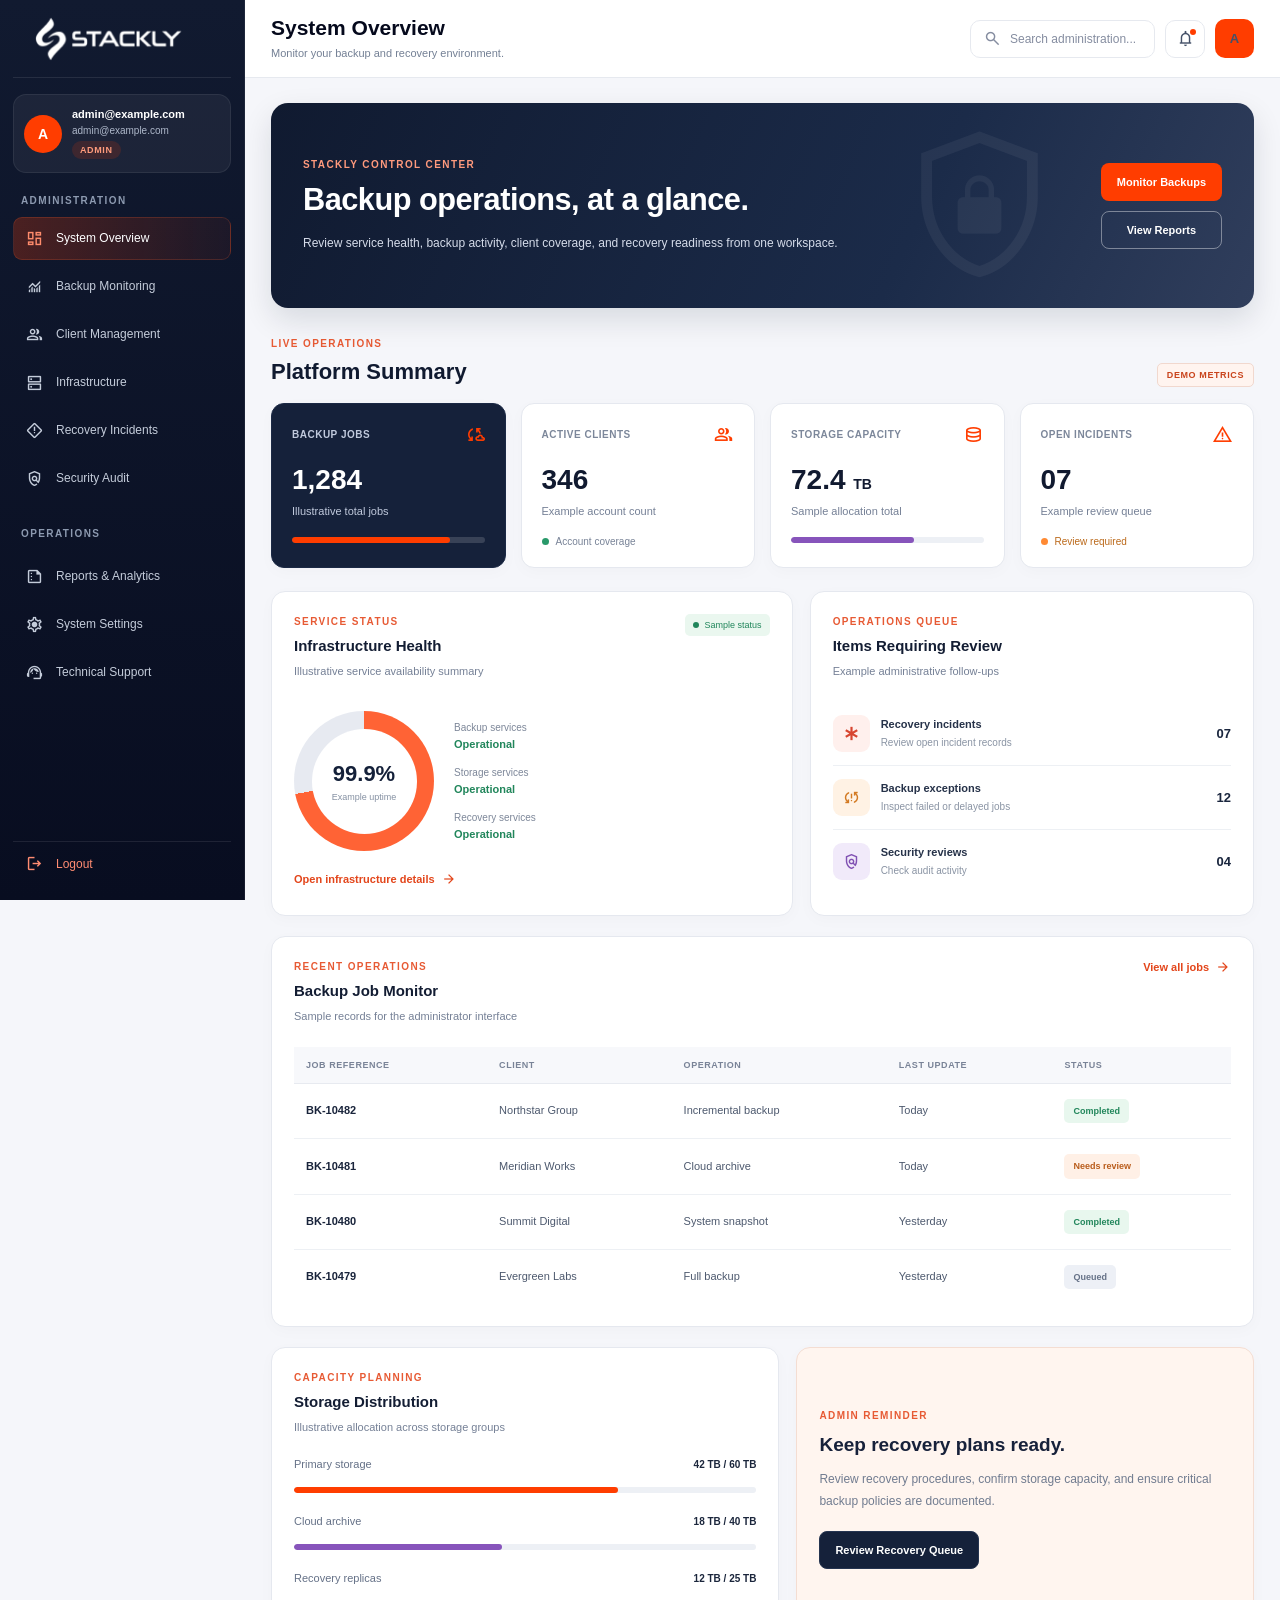
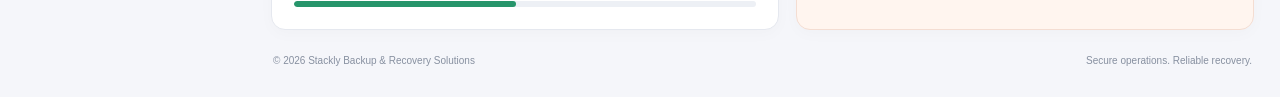
<file: admin-dashboard.html>
<!DOCTYPE html>
<html lang="en">
<head>
    <meta charset="UTF-8">
    <meta name="viewport" content="width=device-width, initial-scale=1.0">
    <meta name="theme-color" content="#05091c">
    <title>Admin Dashboard | Stackly Backup & Recovery</title>

    <!-- Shared layout styles + administrator-specific design -->
         <link rel="stylesheet" href="css/client-dashboard.css">
    <link rel="stylesheet" href="css/admin-dashboard.css">
    <link href="https://fonts.googleapis.com/css2?family=Material+Symbols+Outlined" rel="stylesheet">

    <script src="https://cdnjs.cloudflare.com/ajax/libs/gsap/3.12.5/gsap.min.js"></script>
</head>
<body>

<div class="sr-dashboard sr-admin-dashboard">

    <div class="sr-sidebar-overlay" id="sidebarOverlay"></div>

    <!-- ADMIN SIDEBAR -->
    <aside class="sr-sidebar" id="srSidebar">
       <a href="#overview" class="sr-brand">
    <img src="assets/logo 4.webp" alt="Stackly Logo">
</a>

        <div class="sr-sidebar-profile">
            <div class="sr-avatar" id="sidebarAvatar">A</div>
            <div class="sr-profile-info">
                <strong id="sidebarEmail">admin@example.com</strong>
                <span id="sidebarEmailShort">Administrator Account</span>
                <small>ADMIN</small>
            </div>
        </div>

        <div class="sr-sidebar-label">ADMINISTRATION</div>

        <nav class="sr-sidebar-nav" aria-label="Administrator navigation">
            <a href="#overview" class="sr-nav-link active" data-page="overview">
                <span class="material-symbols-outlined">dashboard</span>
                <span>System Overview</span>
            </a>
            <a href="#monitoring" class="sr-nav-link" data-page="monitoring">
                <span class="material-symbols-outlined">monitoring</span>
                <span>Backup Monitoring</span>
            </a>
            <a href="#clients" class="sr-nav-link" data-page="clients">
                <span class="material-symbols-outlined">group</span>
                <span>Client Management</span>
            </a>
            <a href="#infrastructure" class="sr-nav-link" data-page="infrastructure">
                <span class="material-symbols-outlined">dns</span>
                <span>Infrastructure</span>
            </a>
            <a href="#incidents" class="sr-nav-link" data-page="incidents">
                <span class="material-symbols-outlined">emergency_home</span>
                <span>Recovery Incidents</span>
            </a>
            <a href="#security" class="sr-nav-link" data-page="security">
                <span class="material-symbols-outlined">policy</span>
                <span>Security Audit</span>
            </a>

            <div class="sr-sidebar-label sr-sidebar-label-spaced">OPERATIONS</div>

            <a href="#reports" class="sr-nav-link" data-page="reports">
                <span class="material-symbols-outlined">summarize</span>
                <span>Reports & Analytics</span>
            </a>
            <a href="#settings" class="sr-nav-link" data-page="settings">
                <span class="material-symbols-outlined">settings</span>
                <span>System Settings</span>
            </a>
            <a href="404.html" class="sr-nav-link">
                <span class="material-symbols-outlined">support_agent</span>
                <span>Technical Support</span>
            </a>
        </nav>

        <button type="button" class="sr-logout-btn" id="srLogout">
            <span class="material-symbols-outlined">logout</span>
            <span>Logout</span>
        </button>
    </aside>

    <!-- MAIN WORKSPACE -->
    <main class="sr-main">

        <header class="sr-topbar">
            <div class="sr-topbar-title">
                <button class="sr-menu-toggle" id="srMenuToggle"
                    type="button" aria-label="Open navigation" aria-expanded="false">
                    <span class="material-symbols-outlined">menu</span>
                </button>
                <div>
                    <h1 id="srPageTitle">System Overview</h1>
                    <p id="srPageSubtitle">Monitor your backup and recovery environment.</p>
                </div>
            </div>

            <div class="sr-topbar-actions">
                <button class="sr-search-btn" type="button" id="srSearchBtn">
                    <span class="material-symbols-outlined">search</span>
                    <span>Search administration...</span>
                </button>
                <button class="sr-icon-btn" type="button" id="srNotifications"
                    aria-label="View notifications">
                    <span class="material-symbols-outlined">notifications</span>
                    <i></i>
                </button>
                <button class="sr-top-avatar" type="button" id="topAvatar"
                    aria-label="Open system settings">A</button>
            </div>
        </header>

        <div class="sr-content">

            <!-- SYSTEM OVERVIEW -->
            <section class="sr-page active" id="page-overview">
                <div class="adm-command-banner">
                    <div class="adm-command-copy">
                        <span class="adm-eyebrow">STACKLY CONTROL CENTER</span>
                        <h2>Backup operations, at a glance.</h2>
                        <p>Review service health, backup activity, client coverage, and recovery readiness from one workspace.</p>
                    </div>
                    <div class="adm-command-actions">
                        <a href="#monitoring" class="sr-btn adm-btn-bright">Monitor Backups</a>
                        <a href="#reports" class="sr-btn adm-btn-outline">View Reports</a>
                    </div>
                    <div class="adm-banner-mark"><span class="material-symbols-outlined">shield_lock</span></div>
                </div>

                <div class="adm-section-heading">
                    <div><span class="adm-eyebrow">LIVE OPERATIONS</span><h2>Platform Summary</h2></div>
                    <span class="adm-demo-tag">DEMO METRICS</span>
                </div>

                <div class="adm-metric-grid">
                    <article class="adm-metric-card adm-metric-dark">
                        <div class="adm-metric-top"><span>BACKUP JOBS</span><span class="material-symbols-outlined">cloud_sync</span></div>
                        <strong>1,284</strong><p>Illustrative total jobs</p>
                        <div class="adm-mini-bar"><span style="width:82%"></span></div>
                    </article>
                    <article class="adm-metric-card">
                        <div class="adm-metric-top"><span>ACTIVE CLIENTS</span><span class="material-symbols-outlined">group</span></div>
                        <strong>346</strong><p>Example account count</p>
                        <div class="adm-metric-bottom"><i class="adm-dot adm-green-dot"></i> Account coverage</div>
                    </article>
                    <article class="adm-metric-card">
                        <div class="adm-metric-top"><span>STORAGE CAPACITY</span><span class="material-symbols-outlined">database</span></div>
                        <strong>72.4 <small>TB</small></strong><p>Sample allocation total</p>
                        <div class="adm-mini-bar adm-bar-purple"><span style="width:64%"></span></div>
                    </article>
                    <article class="adm-metric-card">
                        <div class="adm-metric-top"><span>OPEN INCIDENTS</span><span class="material-symbols-outlined">warning</span></div>
                        <strong>07</strong><p>Example review queue</p>
                        <div class="adm-metric-bottom adm-warn-text"><i class="adm-dot adm-orange-dot"></i> Review required</div>
                    </article>
                </div>

                <div class="adm-overview-grid">
                    <article class="adm-panel adm-health-panel">
                        <div class="adm-panel-heading">
                            <div><span class="adm-eyebrow">SERVICE STATUS</span><h3>Infrastructure Health</h3><p>Illustrative service availability summary</p></div>
                            <span class="adm-health-pill"><i></i> Sample status</span>
                        </div>
                        <div class="adm-health-score">
                            <div class="adm-health-ring"><div><strong>99.9%</strong><span>Example uptime</span></div></div>
                            <div class="adm-health-details">
                                <div><span>Backup services</span><b>Operational</b></div>
                                <div><span>Storage services</span><b>Operational</b></div>
                                <div><span>Recovery services</span><b>Operational</b></div>
                            </div>
                        </div>
                        <a href="#infrastructure" class="adm-panel-link">Open infrastructure details <span class="material-symbols-outlined">arrow_forward</span></a>
                    </article>

                    <article class="adm-panel adm-queue-panel">
                        <div class="adm-panel-heading">
                            <div><span class="adm-eyebrow">OPERATIONS QUEUE</span><h3>Items Requiring Review</h3><p>Example administrative follow-ups</p></div>
                        </div>
                        <a href="#incidents" class="adm-queue-item">
                            <span class="adm-queue-icon adm-queue-red"><span class="material-symbols-outlined">emergency</span></span>
                            <span><strong>Recovery incidents</strong><small>Review open incident records</small></span>
                            <b>07</b>
                        </a>
                        <a href="#monitoring" class="adm-queue-item">
                            <span class="adm-queue-icon adm-queue-orange"><span class="material-symbols-outlined">sync_problem</span></span>
                            <span><strong>Backup exceptions</strong><small>Inspect failed or delayed jobs</small></span>
                            <b>12</b>
                        </a>
                        <a href="#security" class="adm-queue-item">
                            <span class="adm-queue-icon adm-queue-purple"><span class="material-symbols-outlined">policy</span></span>
                            <span><strong>Security reviews</strong><small>Check audit activity</small></span>
                            <b>04</b>
                        </a>
                    </article>
                </div>

                <article class="adm-panel">
                    <div class="adm-panel-heading">
                        <div><span class="adm-eyebrow">RECENT OPERATIONS</span><h3>Backup Job Monitor</h3><p>Sample records for the administrator interface</p></div>
                        <a href="#monitoring" class="adm-panel-link">View all jobs <span class="material-symbols-outlined">arrow_forward</span></a>
                    </div>
                    <div class="adm-table-wrap">
                        <table class="adm-table">
                            <thead><tr><th>JOB REFERENCE</th><th>CLIENT</th><th>OPERATION</th><th>LAST UPDATE</th><th>STATUS</th></tr></thead>
                            <tbody>
                                <tr><td><strong>BK-10482</strong></td><td>Northstar Group</td><td>Incremental backup</td><td>Today</td><td><span class="adm-status adm-status-success">Completed</span></td></tr>
                                <tr><td><strong>BK-10481</strong></td><td>Meridian Works</td><td>Cloud archive</td><td>Today</td><td><span class="adm-status adm-status-warn">Needs review</span></td></tr>
                                <tr><td><strong>BK-10480</strong></td><td>Summit Digital</td><td>System snapshot</td><td>Yesterday</td><td><span class="adm-status adm-status-success">Completed</span></td></tr>
                                <tr><td><strong>BK-10479</strong></td><td>Evergreen Labs</td><td>Full backup</td><td>Yesterday</td><td><span class="adm-status adm-status-pending">Queued</span></td></tr>
                            </tbody>
                        </table>
                    </div>
                </article>

                <div class="adm-bottom-grid">
                    <article class="adm-panel">
                        <div class="adm-panel-heading"><div><span class="adm-eyebrow">CAPACITY PLANNING</span><h3>Storage Distribution</h3><p>Illustrative allocation across storage groups</p></div></div>
                        <div class="adm-capacity-row"><div><span>Primary storage</span><b>42 TB / 60 TB</b></div><div class="adm-capacity-bar"><span style="width:70%"></span></div></div>
                        <div class="adm-capacity-row"><div><span>Cloud archive</span><b>18 TB / 40 TB</b></div><div class="adm-capacity-bar adm-purple-bar"><span style="width:45%"></span></div></div>
                        <div class="adm-capacity-row"><div><span>Recovery replicas</span><b>12 TB / 25 TB</b></div><div class="adm-capacity-bar adm-green-bar"><span style="width:48%"></span></div></div>
                    </article>
                    <article class="adm-panel adm-priority-panel">
                        <span class="adm-eyebrow">ADMIN REMINDER</span>
                        <h3>Keep recovery plans ready.</h3>
                        <p>Review recovery procedures, confirm storage capacity, and ensure critical backup policies are documented.</p>
                        <a href="#incidents" class="sr-btn adm-btn-dark">Review Recovery Queue</a>
                    </article>
                </div>
            </section>

            <!-- BACKUP MONITORING -->
            <section class="sr-page" id="page-monitoring">
                <div class="adm-page-intro"><span class="adm-eyebrow">OPERATIONS / JOB CONTROL</span><h2>Backup Monitoring</h2><p>Inspect job queues, backup completion records, and exceptions requiring administrator review.</p></div>
                <div class="adm-metric-grid adm-three-metrics">
                    <article class="adm-metric-card"><div class="adm-metric-top"><span>COMPLETED JOBS</span><span class="material-symbols-outlined">task_alt</span></div><strong>1,190</strong><p>Example completed jobs</p></article>
                    <article class="adm-metric-card"><div class="adm-metric-top"><span>QUEUED JOBS</span><span class="material-symbols-outlined">pending_actions</span></div><strong>82</strong><p>Illustrative queue size</p></article>
                    <article class="adm-metric-card"><div class="adm-metric-top"><span>EXCEPTIONS</span><span class="material-symbols-outlined">sync_problem</span></div><strong>12</strong><p>Example review items</p></article>
                </div>
                <article class="adm-panel">
                    <div class="adm-panel-heading"><div><h3>Backup Job Registry</h3><p>Demo records pending integration with the backup service API</p></div><button class="sr-btn adm-btn-dark" data-unavailable>Export Job Data</button></div>
                    <div class="adm-table-wrap"><table class="adm-table"><thead><tr><th>REFERENCE</th><th>CLIENT</th><th>JOB TYPE</th><th>DATA SIZE</th><th>STATUS</th><th>ACTION</th></tr></thead><tbody>
                        <tr><td><strong>BK-10482</strong></td><td>Northstar Group</td><td>Incremental</td><td>18 GB</td><td><span class="adm-status adm-status-success">Completed</span></td><td><button class="adm-table-action" data-unavailable>Inspect</button></td></tr>
                        <tr><td><strong>BK-10481</strong></td><td>Meridian Works</td><td>Cloud archive</td><td>42 GB</td><td><span class="adm-status adm-status-warn">Needs review</span></td><td><button class="adm-table-action" data-unavailable>Inspect</button></td></tr>
                        <tr><td><strong>BK-10480</strong></td><td>Summit Digital</td><td>Snapshot</td><td>22 GB</td><td><span class="adm-status adm-status-success">Completed</span></td><td><button class="adm-table-action" data-unavailable>Inspect</button></td></tr>
                        <tr><td><strong>BK-10479</strong></td><td>Evergreen Labs</td><td>Full backup</td><td>64 GB</td><td><span class="adm-status adm-status-pending">Queued</span></td><td><button class="adm-table-action" data-unavailable>Inspect</button></td></tr>
                        <tr><td><strong>BK-10478</strong></td><td>Bluepeak Systems</td><td>Incremental</td><td>12 GB</td><td><span class="adm-status adm-status-warn">Needs review</span></td><td><button class="adm-table-action" data-unavailable>Inspect</button></td></tr>
                    </tbody></table></div>
                </article>
                <article class="adm-panel adm-note-panel"><span class="material-symbols-outlined">info</span><div><h3>Monitoring integration</h3><p>Connect job status, timestamps, retry controls, and logs to your backend before using this interface for live operations.</p></div></article>
            </section>

            <!-- CLIENT MANAGEMENT -->
            <section class="sr-page" id="page-clients">
                <div class="adm-page-intro"><span class="adm-eyebrow">CUSTOMER OPERATIONS</span><h2>Client Management</h2><p>Review client account records, assigned protection plans, and account status.</p></div>
                <div class="adm-metric-grid adm-three-metrics">
                    <article class="adm-metric-card"><div class="adm-metric-top"><span>TOTAL CLIENTS</span><span class="material-symbols-outlined">groups</span></div><strong>346</strong><p>Example account records</p></article>
                    <article class="adm-metric-card"><div class="adm-metric-top"><span>ACTIVE ACCOUNTS</span><span class="material-symbols-outlined">verified_user</span></div><strong>329</strong><p>Sample active accounts</p></article>
                    <article class="adm-metric-card"><div class="adm-metric-top"><span>REVIEW QUEUE</span><span class="material-symbols-outlined">person_search</span></div><strong>17</strong><p>Example pending reviews</p></article>
                </div>
                <article class="adm-panel">
                    <div class="adm-panel-heading"><div><h3>Client Directory</h3><p>Illustrative customer records</p></div><button class="sr-btn adm-btn-dark" data-unavailable>Add Client</button></div>
                    <div class="adm-table-wrap"><table class="adm-table"><thead><tr><th>CLIENT</th><th>ACCOUNT ID</th><th>PLAN</th><th>STORAGE</th><th>STATUS</th><th>ACTION</th></tr></thead><tbody>
                        <tr><td><strong>Northstar Group</strong><small class="adm-cell-sub">ops@northstar.example</small></td><td>CL-2001</td><td>Business</td><td>68%</td><td><span class="adm-status adm-status-success">Active</span></td><td><button class="adm-table-action" data-unavailable>Manage</button></td></tr>
                        <tr><td><strong>Meridian Works</strong><small class="adm-cell-sub">it@meridian.example</small></td><td>CL-2002</td><td>Enterprise</td><td>82%</td><td><span class="adm-status adm-status-warn">Review</span></td><td><button class="adm-table-action" data-unavailable>Manage</button></td></tr>
                        <tr><td><strong>Summit Digital</strong><small class="adm-cell-sub">admin@summit.example</small></td><td>CL-2003</td><td>Business</td><td>46%</td><td><span class="adm-status adm-status-success">Active</span></td><td><button class="adm-table-action" data-unavailable>Manage</button></td></tr>
                        <tr><td><strong>Evergreen Labs</strong><small class="adm-cell-sub">systems@evergreen.example</small></td><td>CL-2004</td><td>Standard</td><td>35%</td><td><span class="adm-status adm-status-pending">Pending</span></td><td><button class="adm-table-action" data-unavailable>Manage</button></td></tr>
                        <tr><td><strong>Bluepeak Systems</strong><small class="adm-cell-sub">cloud@bluepeak.example</small></td><td>CL-2005</td><td>Enterprise</td><td>74%</td><td><span class="adm-status adm-status-success">Active</span></td><td><button class="adm-table-action" data-unavailable>Manage</button></td></tr>
                    </tbody></table></div>
                </article>
                <article class="adm-panel adm-note-panel"><span class="material-symbols-outlined">admin_panel_settings</span><div><h3>Client account controls</h3><p>Account creation, suspension, plan changes, and access permissions must be handled through authenticated administrator APIs.</p></div></article>
            </section>

            <!-- INFRASTRUCTURE -->
            <section class="sr-page" id="page-infrastructure">
                <div class="adm-page-intro"><span class="adm-eyebrow">PLATFORM OPERATIONS</span><h2>Infrastructure</h2><p>Review the storage, backup processing, and recovery components in your environment.</p></div>
                <div class="adm-infra-grid">
                    <article class="adm-infra-card"><div class="adm-infra-icon"><span class="material-symbols-outlined">dns</span></div><span class="adm-status adm-status-success">Sample operational</span><h3>Backup Processing</h3><p>Job scheduling and backup processing services.</p><div class="adm-infra-foot"><span>Resource load</span><strong>62%</strong></div><div class="adm-capacity-bar"><span style="width:62%"></span></div></article>
                    <article class="adm-infra-card"><div class="adm-infra-icon adm-purple-icon"><span class="material-symbols-outlined">database</span></div><span class="adm-status adm-status-success">Sample operational</span><h3>Storage Cluster</h3><p>Primary storage and archive capacity.</p><div class="adm-infra-foot"><span>Capacity used</span><strong>64%</strong></div><div class="adm-capacity-bar adm-purple-bar"><span style="width:64%"></span></div></article>
                    <article class="adm-infra-card"><div class="adm-infra-icon adm-green-icon"><span class="material-symbols-outlined">cloud_sync</span></div><span class="adm-status adm-status-success">Sample operational</span><h3>Recovery Services</h3><p>Restore coordination and recovery resources.</p><div class="adm-infra-foot"><span>Resource load</span><strong>38%</strong></div><div class="adm-capacity-bar adm-green-bar"><span style="width:38%"></span></div></article>
                    <article class="adm-infra-card"><div class="adm-infra-icon adm-blue-icon"><span class="material-symbols-outlined">security</span></div><span class="adm-status adm-status-success">Sample operational</span><h3>Security Services</h3><p>Access review and audit event collection.</p><div class="adm-infra-foot"><span>Review coverage</span><strong>91%</strong></div><div class="adm-capacity-bar adm-blue-bar"><span style="width:91%"></span></div></article>
                </div>
                <article class="adm-panel"><div class="adm-panel-heading"><div><h3>Infrastructure Review Schedule</h3><p>Recommended operational checks</p></div></div><div class="adm-review-list">
                    <div><span class="material-symbols-outlined">database</span><div><strong>Storage capacity review</strong><p>Check retention policies and available capacity.</p></div><span class="adm-status adm-status-warn">Recommended</span></div>
                    <div><span class="material-symbols-outlined">settings_backup_restore</span><div><strong>Recovery drill review</strong><p>Confirm recovery instructions and restoration readiness.</p></div><span class="adm-status adm-status-pending">Schedule</span></div>
                    <div><span class="material-symbols-outlined">monitor_heart</span><div><strong>Service health review</strong><p>Inspect metrics, logs, and service alerts.</p></div><span class="adm-status adm-status-success">Checklist</span></div>
                </div></article>
            </section>

            <!-- RECOVERY INCIDENTS -->
            <section class="sr-page" id="page-incidents">
                <div class="adm-page-intro"><span class="adm-eyebrow">BUSINESS CONTINUITY</span><h2>Recovery Incidents</h2><p>Coordinate incident review, restoration readiness, and follow-up activities.</p></div>
                <div class="adm-metric-grid adm-three-metrics">
                    <article class="adm-metric-card"><div class="adm-metric-top"><span>OPEN INCIDENTS</span><span class="material-symbols-outlined">emergency</span></div><strong>07</strong><p>Example open records</p></article>
                    <article class="adm-metric-card"><div class="adm-metric-top"><span>UNDER REVIEW</span><span class="material-symbols-outlined">manage_search</span></div><strong>04</strong><p>Illustrative review queue</p></article>
                    <article class="adm-metric-card"><div class="adm-metric-top"><span>RESOLVED</span><span class="material-symbols-outlined">task_alt</span></div><strong>28</strong><p>Example historical records</p></article>
                </div>
                <article class="adm-panel"><div class="adm-panel-heading"><div><h3>Incident Register</h3><p>Fictional examples for the administrator UI</p></div><button class="sr-btn adm-btn-dark" data-unavailable>Create Incident</button></div>
                    <div class="adm-table-wrap"><table class="adm-table"><thead><tr><th>INCIDENT</th><th>CLIENT</th><th>PRIORITY</th><th>AREA</th><th>STATUS</th><th>ACTION</th></tr></thead><tbody>
                        <tr><td><strong>INC-0318</strong></td><td>Meridian Works</td><td><span class="adm-priority adm-priority-high">High</span></td><td>Backup job</td><td><span class="adm-status adm-status-warn">Investigating</span></td><td><button class="adm-table-action" data-unavailable>Review</button></td></tr>
                        <tr><td><strong>INC-0317</strong></td><td>Evergreen Labs</td><td><span class="adm-priority adm-priority-medium">Medium</span></td><td>Storage</td><td><span class="adm-status adm-status-pending">Assigned</span></td><td><button class="adm-table-action" data-unavailable>Review</button></td></tr>
                        <tr><td><strong>INC-0316</strong></td><td>Northstar Group</td><td><span class="adm-priority adm-priority-high">High</span></td><td>Recovery</td><td><span class="adm-status adm-status-warn">Investigating</span></td><td><button class="adm-table-action" data-unavailable>Review</button></td></tr>
                        <tr><td><strong>INC-0315</strong></td><td>Summit Digital</td><td><span class="adm-priority adm-priority-low">Low</span></td><td>Policy</td><td><span class="adm-status adm-status-success">Resolved</span></td><td><button class="adm-table-action" data-unavailable>Details</button></td></tr>
                    </tbody></table></div>
                </article>
                <article class="adm-panel adm-note-panel"><span class="material-symbols-outlined">warning</span><div><h3>Incident response</h3><p>Connect this view to your incident management workflow before using it to coordinate real recovery events.</p></div></article>
            </section>

            <!-- SECURITY AUDIT -->
            <section class="sr-page" id="page-security">
                <div class="adm-page-intro"><span class="adm-eyebrow">GOVERNANCE & COMPLIANCE</span><h2>Security Audit</h2><p>Review security-related events, account access, and recommended control checks.</p></div>
                <div class="adm-metric-grid adm-three-metrics">
                    <article class="adm-metric-card"><div class="adm-metric-top"><span>AUDIT EVENTS</span><span class="material-symbols-outlined">receipt_long</span></div><strong>2,408</strong><p>Example event count</p></article>
                    <article class="adm-metric-card"><div class="adm-metric-top"><span>ACCESS REVIEWS</span><span class="material-symbols-outlined">manage_accounts</span></div><strong>16</strong><p>Illustrative review tasks</p></article>
                    <article class="adm-metric-card"><div class="adm-metric-top"><span>POLICY CHECKS</span><span class="material-symbols-outlined">policy</span></div><strong>94%</strong><p>Sample completion rate</p></article>
                </div>
                <article class="adm-panel"><div class="adm-panel-heading"><div><h3>Security Event Register</h3><p>Example audit entries; no real security events are being reported</p></div><button class="sr-btn adm-btn-dark" data-unavailable>Export Audit</button></div>
                    <div class="adm-table-wrap"><table class="adm-table"><thead><tr><th>EVENT ID</th><th>EVENT</th><th>AREA</th><th>TIME</th><th>RESULT</th></tr></thead><tbody>
                        <tr><td><strong>AUD-8001</strong></td><td>Administrator access review</td><td>Identity</td><td>Today</td><td><span class="adm-status adm-status-success">Recorded</span></td></tr>
                        <tr><td><strong>AUD-8000</strong></td><td>Backup policy review</td><td>Policies</td><td>Today</td><td><span class="adm-status adm-status-success">Recorded</span></td></tr>
                        <tr><td><strong>AUD-7999</strong></td><td>Storage permissions check</td><td>Storage</td><td>Yesterday</td><td><span class="adm-status adm-status-warn">Review</span></td></tr>
                        <tr><td><strong>AUD-7998</strong></td><td>Recovery access validation</td><td>Recovery</td><td>Yesterday</td><td><span class="adm-status adm-status-success">Recorded</span></td></tr>
                    </tbody></table></div>
                </article>
                <article class="adm-panel"><div class="adm-panel-heading"><div><h3>Security Review Checklist</h3><p>Recommended governance controls</p></div></div><div class="adm-review-list">
                    <div><span class="material-symbols-outlined">key</span><div><strong>Privileged account review</strong><p>Verify that administrator access is limited to authorized staff.</p></div><button class="adm-table-action" data-unavailable>Open</button></div>
                    <div><span class="material-symbols-outlined">history</span><div><strong>Audit retention review</strong><p>Confirm event retention and access policies.</p></div><button class="adm-table-action" data-unavailable>Open</button></div>
                    <div><span class="material-symbols-outlined">verified_user</span><div><strong>Recovery permission review</strong><p>Validate who can access protected data and initiate restores.</p></div><button class="adm-table-action" data-unavailable>Open</button></div>
                </div></article>
            </section>

            <!-- REPORTS -->
            <section class="sr-page" id="page-reports">
                <div class="adm-page-intro"><span class="adm-eyebrow">PERFORMANCE & INSIGHTS</span><h2>Reports & Analytics</h2><p>Review illustrative backup performance, capacity trends, and operational reporting categories.</p></div>
                <div class="adm-report-grid">
                    <article class="adm-report-card"><div class="adm-report-icon"><span class="material-symbols-outlined">cloud_done</span></div><h3>Backup Performance</h3><p>Review job completion, exceptions, and processing duration.</p><button class="sr-btn adm-btn-dark" data-unavailable>Generate Report</button></article>
                    <article class="adm-report-card"><div class="adm-report-icon adm-purple-icon"><span class="material-symbols-outlined">database</span></div><h3>Storage Utilization</h3><p>Review allocation, retention, and capacity planning.</p><button class="sr-btn adm-btn-dark" data-unavailable>Generate Report</button></article>
                    <article class="adm-report-card"><div class="adm-report-icon adm-green-icon"><span class="material-symbols-outlined">settings_backup_restore</span></div><h3>Recovery Readiness</h3><p>Review restoration plans, recovery checks, and open incidents.</p><button class="sr-btn adm-btn-dark" data-unavailable>Generate Report</button></article>
                    <article class="adm-report-card"><div class="adm-report-icon adm-blue-icon"><span class="material-symbols-outlined">policy</span></div><h3>Security & Audit</h3><p>Review access controls, policy checks, and audit records.</p><button class="sr-btn adm-btn-dark" data-unavailable>Generate Report</button></article>
                </div>
                <article class="adm-panel"><div class="adm-panel-heading"><div><h3>Reporting Guidance</h3><p>Suggested reporting workflow</p></div></div><div class="adm-review-list">
                    <div><span class="material-symbols-outlined">filter_alt</span><div><strong>Select a reporting period</strong><p>Choose a time window appropriate for the operational question.</p></div></div>
                    <div><span class="material-symbols-outlined">analytics</span><div><strong>Verify source data</strong><p>Confirm that metrics originate from trusted application records.</p></div></div>
                    <div><span class="material-symbols-outlined">description</span><div><strong>Prepare a report</strong><p>Connect the reporting API to generate downloadable summaries.</p></div></div>
                </div></article>
            </section>

            <!-- SYSTEM SETTINGS -->
            <section class="sr-page" id="page-settings">
                <div class="adm-page-intro"><span class="adm-eyebrow">PLATFORM CONFIGURATION</span><h2>System Settings</h2><p>Review platform configuration areas and administrator account information.</p></div>
                <article class="adm-panel adm-admin-profile">
                    <div class="adm-admin-avatar" id="settingsAvatar">A</div>
                    <div class="adm-admin-profile-copy"><span class="adm-eyebrow">ADMINISTRATOR ACCOUNT</span><h3 id="settingsEmail">admin@example.com</h3><p>Signed-in account for the Stackly administration interface.</p><span class="adm-status adm-status-success">Admin role selected</span></div>
                </article>
                <div class="adm-settings-grid">
                    <article class="adm-settings-card"><span class="material-symbols-outlined">tune</span><h3>Backup Policies</h3><p>Review scheduling, retention, and protection policy configuration.</p><button class="adm-table-action" data-unavailable>Configure</button></article>
                    <article class="adm-settings-card"><span class="material-symbols-outlined">database</span><h3>Storage Configuration</h3><p>Review storage pools, capacity thresholds, and archive targets.</p><button class="adm-table-action" data-unavailable>Configure</button></article>
                    <article class="adm-settings-card"><span class="material-symbols-outlined">security</span><h3>Access & Permissions</h3><p>Review administrator privileges and client access policies.</p><button class="adm-table-action" data-unavailable>Configure</button></article>
                    <article class="adm-settings-card"><span class="material-symbols-outlined">notifications_active</span><h3>System Alerts</h3><p>Review alert routing and operational notification preferences.</p><button class="adm-table-action" data-unavailable>Configure</button></article>
                </div>
                <article class="adm-panel adm-note-panel"><span class="material-symbols-outlined">info</span><div><h3>Production configuration</h3><p>These settings are interface placeholders. Connect them to authorized backend endpoints before enabling system-wide changes.</p></div></article>
            </section>

            <footer class="sr-dashboard-footer">
                <span>© 2026 Stackly Backup & Recovery Solutions</span>
                <span>Secure operations. Reliable recovery.</span>
            </footer>
        </div>
    </main>
</div>

<script src="js/admin-dashboard.js"></script>
</body>
</html>
</file>
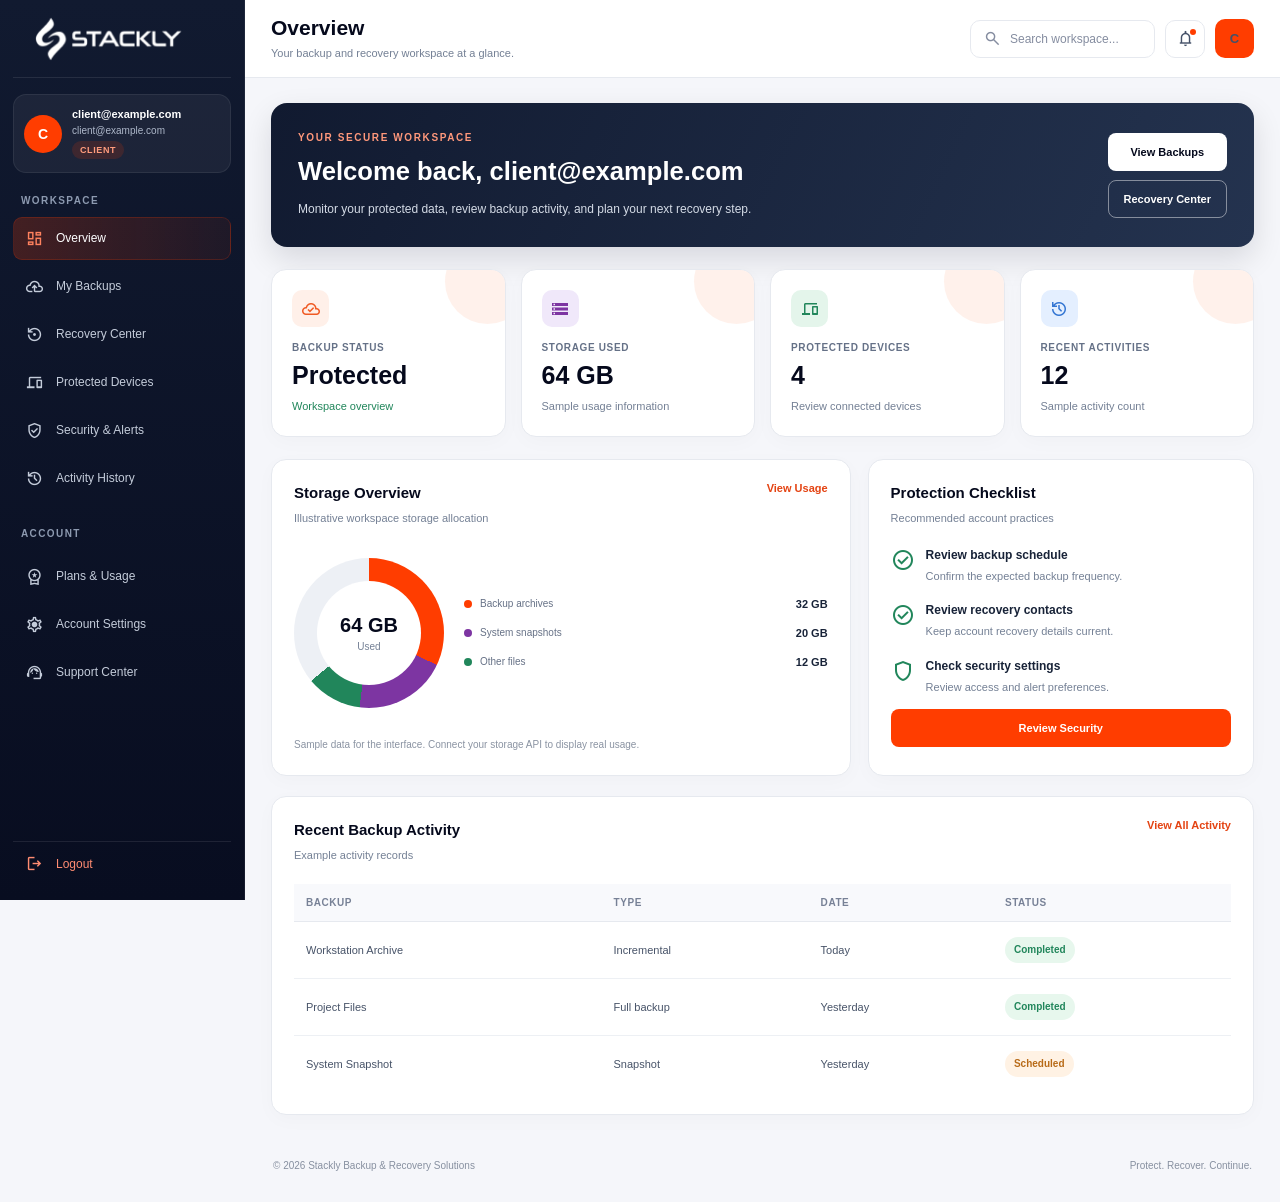
<file: client-dashboard.html>
<!DOCTYPE html>
<html lang="en">
<head>
    <meta charset="UTF-8">
    <meta name="viewport" content="width=device-width, initial-scale=1.0">
    <title>Client Dashboard | Stackly Backup & Recovery</title>

    <link rel="stylesheet" href="css/client-dashboard.css">
    <link href="https://fonts.googleapis.com/css2?family=Material+Symbols+Outlined" rel="stylesheet">
    <script src="https://cdnjs.cloudflare.com/ajax/libs/gsap/3.12.5/gsap.min.js"></script>
</head>
<body>

<div class="sr-dashboard">

    <!-- MOBILE OVERLAY -->
    <div class="sr-sidebar-overlay" id="sidebarOverlay"></div>

    <!-- SIDEBAR -->
    <aside class="sr-sidebar" id="srSidebar">

      <a href="#overview" class="sr-brand">
    <img src="assets/logo 4.webp" alt="Stackly Logo">
   </a>

        <div class="sr-sidebar-profile">
            <div class="sr-avatar" id="sidebarAvatar">C</div>
            <div class="sr-profile-info">
                <strong id="sidebarEmail">client@example.com</strong>
                <span id="sidebarEmailShort">Client Account</span>
                <small>CLIENT</small>
            </div>
        </div>

        <div class="sr-sidebar-label">WORKSPACE</div>

        <nav class="sr-sidebar-nav" aria-label="Client dashboard navigation">
            <a href="#overview" class="sr-nav-link active" data-page="overview">
                <span class="material-symbols-outlined">dashboard</span>
                <span>Overview</span>
            </a>

            <a href="#backups" class="sr-nav-link" data-page="backups">
                <span class="material-symbols-outlined">cloud_upload</span>
                <span>My Backups</span>
            </a>

            <a href="#recovery" class="sr-nav-link" data-page="recovery">
                <span class="material-symbols-outlined">settings_backup_restore</span>
                <span>Recovery Center</span>
            </a>

            <a href="#devices" class="sr-nav-link" data-page="devices">
                <span class="material-symbols-outlined">devices</span>
                <span>Protected Devices</span>
            </a>

            <a href="#security" class="sr-nav-link" data-page="security">
                <span class="material-symbols-outlined">verified_user</span>
                <span>Security & Alerts</span>
            </a>

            <a href="#activity" class="sr-nav-link" data-page="activity">
                <span class="material-symbols-outlined">history</span>
                <span>Activity History</span>
            </a>

            <div class="sr-sidebar-label sr-sidebar-label-spaced">ACCOUNT</div>

            <a href="#plans" class="sr-nav-link" data-page="plans">
                <span class="material-symbols-outlined">workspace_premium</span>
                <span>Plans & Usage</span>
            </a>

            <a href="#settings" class="sr-nav-link" data-page="settings">
                <span class="material-symbols-outlined">settings</span>
                <span>Account Settings</span>
            </a>

            <a href="404.html" class="sr-nav-link">
                <span class="material-symbols-outlined">support_agent</span>
                <span>Support Center</span>
            </a>
        </nav>

        <button type="button" class="sr-logout-btn" id="srLogout">
            <span class="material-symbols-outlined">logout</span>
            <span>Logout</span>
        </button>
    </aside>

    <!-- MAIN AREA -->
    <main class="sr-main">

        <!-- TOP HEADER -->
        <header class="sr-topbar">
            <div class="sr-topbar-title">
                <button class="sr-menu-toggle" id="srMenuToggle" aria-label="Open navigation" aria-expanded="false">
                    <span class="material-symbols-outlined">menu</span>
                </button>

                <div>
                    <h1 id="srPageTitle">Overview</h1>
                    <p id="srPageSubtitle">Your backup and recovery workspace at a glance.</p>
                </div>
            </div>

            <div class="sr-topbar-actions">
                <button class="sr-search-btn" id="srSearchBtn" type="button">
                    <span class="material-symbols-outlined">search</span>
                    <span>Search workspace...</span>
                </button>

                <button class="sr-icon-btn" type="button" aria-label="Notifications" id="srNotifications">
                    <span class="material-symbols-outlined">notifications</span>
                    <i></i>
                </button>

                <button class="sr-top-avatar" id="topAvatar" type="button" aria-label="Account settings">C</button>
            </div>
        </header>

        <!-- SCROLLABLE CONTENT -->
        <div class="sr-content">

            <!-- OVERVIEW -->
            <section class="sr-page active" id="page-overview" data-title="Overview"
                data-subtitle="Your backup and recovery workspace at a glance.">

                <div class="sr-welcome-banner">
                    <div>
                        <span class="sr-banner-eyebrow">YOUR SECURE WORKSPACE</span>
                        <h2>Welcome back, <span class="sr-display-email">Client</span></h2>
                        <p>Monitor your protected data, review backup activity, and plan your next recovery step.</p>
                    </div>
                    <div class="sr-banner-actions">
                        <a href="#backups" class="sr-btn sr-btn-light">View Backups</a>
                        <a href="#recovery" class="sr-btn sr-btn-outline">Recovery Center</a>
                    </div>
                </div>

                <div class="sr-stat-grid">
                    <article class="sr-stat-card">
                        <div class="sr-stat-icon orange"><span class="material-symbols-outlined">cloud_done</span></div>
                        <span class="sr-stat-label">BACKUP STATUS</span>
                        <h3>Protected</h3>
                        <p class="sr-positive">Workspace overview</p>
                    </article>

                    <article class="sr-stat-card">
                        <div class="sr-stat-icon purple"><span class="material-symbols-outlined">storage</span></div>
                        <span class="sr-stat-label">STORAGE USED</span>
                        <h3>64 GB</h3>
                        <p>Sample usage information</p>
                    </article>

                    <article class="sr-stat-card">
                        <div class="sr-stat-icon green"><span class="material-symbols-outlined">devices</span></div>
                        <span class="sr-stat-label">PROTECTED DEVICES</span>
                        <h3>4</h3>
                        <p>Review connected devices</p>
                    </article>

                    <article class="sr-stat-card">
                        <div class="sr-stat-icon blue"><span class="material-symbols-outlined">history</span></div>
                        <span class="sr-stat-label">RECENT ACTIVITIES</span>
                        <h3>12</h3>
                        <p>Sample activity count</p>
                    </article>
                </div>

                <div class="sr-overview-grid">
                    <article class="sr-panel sr-storage-panel">
                        <div class="sr-panel-heading">
                            <div>
                                <h3>Storage Overview</h3>
                                <p>Illustrative workspace storage allocation</p>
                            </div>
                            <a href="#plans" class="sr-text-link">View Usage</a>
                        </div>

                        <div class="sr-storage-summary">
                            <div class="sr-storage-ring"><span>64 GB<small>Used</small></span></div>
                            <div class="sr-storage-legend">
                                <div><i class="dot-orange"></i><span>Backup archives</span><strong>32 GB</strong></div>
                                <div><i class="dot-purple"></i><span>System snapshots</span><strong>20 GB</strong></div>
                                <div><i class="dot-green"></i><span>Other files</span><strong>12 GB</strong></div>
                            </div>
                        </div>
                        <p class="sr-info-note">Sample data for the interface. Connect your storage API to display real usage.</p>
                    </article>

                    <article class="sr-panel">
                        <div class="sr-panel-heading">
                            <div>
                                <h3>Protection Checklist</h3>
                                <p>Recommended account practices</p>
                            </div>
                        </div>

                        <div class="sr-checklist">
                            <div><span class="material-symbols-outlined sr-check">check_circle</span><p><strong>Review backup schedule</strong><small>Confirm the expected backup frequency.</small></p></div>
                            <div><span class="material-symbols-outlined sr-check">check_circle</span><p><strong>Review recovery contacts</strong><small>Keep account recovery details current.</small></p></div>
                            <div><span class="material-symbols-outlined sr-check">shield</span><p><strong>Check security settings</strong><small>Review access and alert preferences.</small></p></div>
                        </div>
                        <a href="#security" class="sr-btn sr-btn-primary sr-full-btn">Review Security</a>
                    </article>
                </div>

                <article class="sr-panel sr-table-panel">
                    <div class="sr-panel-heading">
                        <div>
                            <h3>Recent Backup Activity</h3>
                            <p>Example activity records</p>
                        </div>
                        <a href="#activity" class="sr-text-link">View All Activity</a>
                    </div>
                    <div class="sr-table-wrap">
                        <table class="sr-table">
                            <thead><tr><th>BACKUP</th><th>TYPE</th><th>DATE</th><th>STATUS</th></tr></thead>
                            <tbody>
                                <tr><td>Workstation Archive</td><td>Incremental</td><td>Today</td><td><span class="sr-status status-success">Completed</span></td></tr>
                                <tr><td>Project Files</td><td>Full backup</td><td>Yesterday</td><td><span class="sr-status status-success">Completed</span></td></tr>
                                <tr><td>System Snapshot</td><td>Snapshot</td><td>Yesterday</td><td><span class="sr-status status-pending">Scheduled</span></td></tr>
                            </tbody>
                        </table>
                    </div>
                </article>
            </section>

            <!-- BACKUPS -->
            <section class="sr-page" id="page-backups" data-title="My Backups"
                data-subtitle="Review backup records and available backup actions.">
                <div class="sr-page-intro">
                    <span class="sr-section-kicker">DATA PROTECTION</span>
                    <h2>My Backups</h2>
                    <p>Review backup sets, check their status, and organize your protection strategy.</p>
                </div>

                <div class="sr-stat-grid">
                    <article class="sr-stat-card"><div class="sr-stat-icon orange"><span class="material-symbols-outlined">cloud_done</span></div><span class="sr-stat-label">COMPLETED</span><h3>18</h3><p>Example backup records</p></article>
                    <article class="sr-stat-card"><div class="sr-stat-icon green"><span class="material-symbols-outlined">schedule</span></div><span class="sr-stat-label">SCHEDULED</span><h3>3</h3><p>Upcoming backup jobs</p></article>
                    <article class="sr-stat-card"><div class="sr-stat-icon purple"><span class="material-symbols-outlined">database</span></div><span class="sr-stat-label">DATA ARCHIVES</span><h3>6</h3><p>Example archive sets</p></article>
                    <article class="sr-stat-card"><div class="sr-stat-icon blue"><span class="material-symbols-outlined">history</span></div><span class="sr-stat-label">LAST ACTIVITY</span><h3>Today</h3><p>Sample activity status</p></article>
                </div>

                <article class="sr-panel sr-table-panel">
                    <div class="sr-panel-heading"><div><h3>Backup Records</h3><p>Example records pending backend integration</p></div><button class="sr-btn sr-btn-primary" data-unavailable>Request Backup</button></div>
                    <div class="sr-table-wrap">
                        <table class="sr-table">
                            <thead><tr><th>BACKUP NAME</th><th>METHOD</th><th>SIZE</th><th>LAST RUN</th><th>STATUS</th><th>ACTION</th></tr></thead>
                            <tbody>
                                <tr><td>Workstation Archive</td><td>Incremental</td><td>18 GB</td><td>Today</td><td><span class="sr-status status-success">Completed</span></td><td><a href="#recovery" class="sr-text-link">Recover</a></td></tr>
                                <tr><td>Project Files</td><td>Full</td><td>24 GB</td><td>Yesterday</td><td><span class="sr-status status-success">Completed</span></td><td><a href="#recovery" class="sr-text-link">Recover</a></td></tr>
                                <tr><td>System Snapshot</td><td>Snapshot</td><td>22 GB</td><td>Scheduled</td><td><span class="sr-status status-pending">Scheduled</span></td><td><button class="sr-inline-action" data-unavailable>Details</button></td></tr>
                            </tbody>
                        </table>
                    </div>
                </article>

                <article class="sr-panel sr-info-panel">
                    <span class="material-symbols-outlined">info</span>
                    <div><h3>Backup management</h3><p>These entries are demonstration content. Connect your backup service API before enabling real backup creation, deletion, or scheduling.</p></div>
                </article>
            </section>

            <!-- RECOVERY -->
            <section class="sr-page" id="page-recovery" data-title="Recovery Center"
                data-subtitle="Explore recovery options and restoration readiness.">
                <div class="sr-page-intro">
                    <span class="sr-section-kicker">BUSINESS CONTINUITY</span>
                    <h2>Recovery Center</h2>
                    <p>Plan restoration carefully and review the steps needed to recover important data.</p>
                </div>

                <div class="sr-feature-grid">
                    <article class="sr-feature-card"><div class="sr-feature-icon"><span class="material-symbols-outlined">restore</span></div><h3>File Recovery</h3><p>Identify the files you need and select a suitable restore point.</p><button class="sr-btn sr-btn-primary" data-unavailable>Start File Recovery</button></article>
                    <article class="sr-feature-card"><div class="sr-feature-icon"><span class="material-symbols-outlined">devices</span></div><h3>System Recovery</h3><p>Review device recovery requirements before restoring a system.</p><button class="sr-btn sr-btn-primary" data-unavailable>Review System Recovery</button></article>
                    <article class="sr-feature-card"><div class="sr-feature-icon"><span class="material-symbols-outlined">cloud_sync</span></div><h3>Cloud Restoration</h3><p>Plan the recovery of protected information from cloud archives.</p><button class="sr-btn sr-btn-primary" data-unavailable>Explore Cloud Restore</button></article>
                </div>

                <article class="sr-panel">
                    <div class="sr-panel-heading"><div><h3>Recovery Readiness</h3><p>Suggested steps before restoring data</p></div></div>
                    <div class="sr-recovery-steps">
                        <div><span>01</span><div><h4>Choose a recovery point</h4><p>Identify the correct backup date and the data that needs to be restored.</p></div></div>
                        <div><span>02</span><div><h4>Verify the target system</h4><p>Confirm that the destination has sufficient capacity and the right access permissions.</p></div></div>
                        <div><span>03</span><div><h4>Review the restoration</h4><p>Check restored files and verify that critical systems work as expected.</p></div></div>
                    </div>
                </article>
            </section>

            <!-- DEVICES -->
            <section class="sr-page" id="page-devices" data-title="Protected Devices"
                data-subtitle="Review devices included in your protection strategy.">
                <div class="sr-page-intro"><span class="sr-section-kicker">DEVICE MANAGEMENT</span><h2>Protected Devices</h2><p>Review connected workstations, servers, and systems that require backup protection.</p></div>
                <div class="sr-feature-grid">
                    <article class="sr-feature-card"><div class="sr-feature-icon"><span class="material-symbols-outlined">laptop_mac</span></div><span class="sr-status status-success">Protected</span><h3>Office Workstation</h3><p>Example endpoint record for desktop backup protection.</p><button class="sr-btn sr-btn-secondary" data-unavailable>View Device</button></article>
                    <article class="sr-feature-card"><div class="sr-feature-icon"><span class="material-symbols-outlined">dns</span></div><span class="sr-status status-success">Protected</span><h3>Business Server</h3><p>Example server record for important business services.</p><button class="sr-btn sr-btn-secondary" data-unavailable>View Device</button></article>
                    <article class="sr-feature-card"><div class="sr-feature-icon"><span class="material-symbols-outlined">cloud</span></div><span class="sr-status status-pending">Review</span><h3>Cloud Workspace</h3><p>Example cloud environment awaiting a protection review.</p><button class="sr-btn sr-btn-secondary" data-unavailable>Review Device</button></article>
                </div>
                <article class="sr-panel"><div class="sr-panel-heading"><div><h3>Device Protection Guidelines</h3><p>Keep your environment organized</p></div></div><div class="sr-checklist"><div><span class="material-symbols-outlined sr-check">check_circle</span><p><strong>Confirm device ownership</strong><small>Ensure each device is assigned to the correct account.</small></p></div><div><span class="material-symbols-outlined sr-check">check_circle</span><p><strong>Review available storage</strong><small>Check capacity before increasing backup coverage.</small></p></div><div><span class="material-symbols-outlined sr-check">shield</span><p><strong>Maintain access controls</strong><small>Remove access that is no longer required.</small></p></div></div></article>
            </section>

            <!-- SECURITY -->
            <section class="sr-page" id="page-security" data-title="Security & Alerts"
                data-subtitle="Review account protection and notification preferences.">
                <div class="sr-page-intro"><span class="sr-section-kicker">ACCOUNT SAFETY</span><h2>Security & Alerts</h2><p>Review important security practices and choose how you want to manage account notifications.</p></div>
                <div class="sr-feature-grid">
                    <article class="sr-feature-card"><div class="sr-feature-icon"><span class="material-symbols-outlined">shield_lock</span></div><h3>Account Protection</h3><p>Use strong credentials and limit access to trusted users.</p><span class="sr-status status-pending">Review recommended</span></article>
                    <article class="sr-feature-card"><div class="sr-feature-icon"><span class="material-symbols-outlined">notifications_active</span></div><h3>Backup Alerts</h3><p>Monitor failed, delayed, and completed backup activities.</p><button class="sr-btn sr-btn-secondary" data-unavailable>Configure Alerts</button></article>
                    <article class="sr-feature-card"><div class="sr-feature-icon"><span class="material-symbols-outlined">manage_accounts</span></div><h3>Access Review</h3><p>Review who can access your workspace and protected resources.</p><a href="#settings" class="sr-btn sr-btn-secondary">Account Settings</a></article>
                </div>
                <article class="sr-panel"><div class="sr-panel-heading"><div><h3>Recommended Security Practices</h3><p>Keep your backup environment resilient</p></div></div><div class="sr-checklist"><div><span class="material-symbols-outlined sr-check">check_circle</span><p><strong>Use a unique password</strong><small>Avoid reusing passwords across services.</small></p></div><div><span class="material-symbols-outlined sr-check">check_circle</span><p><strong>Verify recovery procedures</strong><small>Ensure recovery instructions are documented and accessible.</small></p></div><div><span class="material-symbols-outlined sr-check">check_circle</span><p><strong>Review account activity</strong><small>Investigate unfamiliar access or unexpected changes.</small></p></div></div></article>
            </section>

            <!-- ACTIVITY -->
            <section class="sr-page" id="page-activity" data-title="Activity History"
                data-subtitle="Review recent workspace activity and operational events.">
                <div class="sr-page-intro"><span class="sr-section-kicker">WORKSPACE HISTORY</span><h2>Activity History</h2><p>Use the activity record to review backup changes, recovery planning, and account actions.</p></div>
                <article class="sr-panel sr-table-panel">
                    <div class="sr-panel-heading"><div><h3>Recent Events</h3><p>Illustrative records for the dashboard interface</p></div><span class="sr-status status-pending">Demo data</span></div>
                    <div class="sr-table-wrap"><table class="sr-table"><thead><tr><th>EVENT</th><th>CATEGORY</th><th>WHEN</th><th>RESULT</th></tr></thead><tbody>
                        <tr><td>Workstation backup completed</td><td>Backup</td><td>Today</td><td><span class="sr-status status-success">Success</span></td></tr>
                        <tr><td>Recovery point reviewed</td><td>Recovery</td><td>Yesterday</td><td><span class="sr-status status-success">Reviewed</span></td></tr>
                        <tr><td>Storage allocation checked</td><td>Storage</td><td>Yesterday</td><td><span class="sr-status status-success">Complete</span></td></tr>
                        <tr><td>Device coverage review</td><td>Devices</td><td>Earlier</td><td><span class="sr-status status-pending">Review</span></td></tr>
                        <tr><td>Security preferences checked</td><td>Security</td><td>Earlier</td><td><span class="sr-status status-success">Complete</span></td></tr>
                    </tbody></table></div>
                </article>
                <article class="sr-panel sr-info-panel"><span class="material-symbols-outlined">info</span><div><h3>Activity logging</h3><p>Connect your backend audit-log endpoint to show real timestamps, user actions, and event outcomes.</p></div></article>
            </section>

            <!-- PLANS -->
            <section class="sr-page" id="page-plans" data-title="Plans & Usage"
                data-subtitle="Review storage allocation and service plan information.">
                <div class="sr-page-intro"><span class="sr-section-kicker">SERVICE OVERVIEW</span><h2>Plans & Usage</h2><p>Understand storage consumption and review the services associated with your account.</p></div>
                <div class="sr-plan-card">
                    <div><span class="sr-plan-label">CURRENT DEMO PLAN</span><h3>Business Protection</h3><p>Illustrative plan details — no subscription is active from this demo screen.</p></div>
                    <div class="sr-plan-capacity"><strong>64 GB</strong><span>Sample usage</span></div>
                </div>
                <article class="sr-panel">
                    <div class="sr-panel-heading"><div><h3>Storage Allocation</h3><p>Example allocation summary</p></div></div>
                    <div class="sr-usage-row"><div><span>Backup archives</span><strong>32 GB / 100 GB</strong></div><div class="sr-progress"><span style="width:32%"></span></div></div>
                    <div class="sr-usage-row"><div><span>System snapshots</span><strong>20 GB / 100 GB</strong></div><div class="sr-progress purple-progress"><span style="width:20%"></span></div></div>
                    <div class="sr-usage-row"><div><span>Other protected data</span><strong>12 GB / 100 GB</strong></div><div class="sr-progress green-progress"><span style="width:12%"></span></div></div>
                    <button class="sr-btn sr-btn-primary" data-unavailable>Explore Plans</button>
                </article>
            </section>

            <!-- SETTINGS -->
            <section class="sr-page" id="page-settings" data-title="Account Settings"
                data-subtitle="Review the account information displayed in your workspace.">
                <div class="sr-page-intro"><span class="sr-section-kicker">YOUR ACCOUNT</span><h2>Account Settings</h2><p>Manage your profile information and review your account role.</p></div>
                <article class="sr-panel sr-settings-panel">
                    <div class="sr-settings-avatar" id="settingsAvatar">C</div>
                    <div class="sr-settings-details">
                        <h3>Profile Information</h3>
                        <p>Your email is read from the address saved during login.</p>
                        <div class="sr-settings-field"><label>Account Email</label><strong id="settingsEmail">client@example.com</strong></div>
                        <div class="sr-settings-field"><label>Account Role</label><strong>Client</strong></div>
                        <div class="sr-settings-field"><label>Workspace</label><strong>Stackly Backup & Recovery</strong></div>
                        <button class="sr-btn sr-btn-primary" data-unavailable>Edit Profile</button>
                    </div>
                </article>
                <article class="sr-panel sr-info-panel"><span class="material-symbols-outlined">lock</span><div><h3>Account security</h3><p>Profile editing, password changes, and multi-factor authentication should be connected to your secure account API.</p></div></article>
            </section>

            <footer class="sr-dashboard-footer">
                <span>© 2026 Stackly Backup & Recovery Solutions</span>
                <span>Protect. Recover. Continue.</span>
            </footer>

        </div>
    </main>
</div>

<script src="js/client-dashboard.js"></script>
</body>
</html>
</file>
<file: css/client-dashboard.css>
:root {
    --sr-navy: #05091c;
    --sr-sidebar: #10182d;
    --sr-sidebar-light: #1b2943;
    --sr-orange: #ff3d00;
    --sr-orange-soft: #fff0e9;
    --sr-purple: #7d35a2;
    --sr-green: #21865b;
    --sr-text: #182338;
    --sr-muted: #748095;
    --sr-border: #e6e9ef;
    --sr-bg: #f5f6fa;
    --sr-white: #ffffff;
}

* {
    box-sizing: border-box;
}

html {
    scroll-behavior: smooth;
}

body {
    margin: 0;
    font-family: Arial, Helvetica, sans-serif;
    color: var(--sr-text);
    background: var(--sr-bg);
    font-size: 12px;
}

button,
input,
a {
    font: inherit;
}

button,
a {
    -webkit-tap-highlight-color: transparent;
}

a {
    color: inherit;
    text-decoration: none;
}

button {
    cursor: pointer;
}

.material-symbols-outlined {
    font-weight: normal;
    font-style: normal;
    line-height: 1;
    font-feature-settings: "liga";
    -webkit-font-smoothing: antialiased;
}

.sr-dashboard {
    min-height: 100vh;
}

/* SIDEBAR */

.sr-sidebar {
    position: fixed;
    inset: 0 auto 0 0;
    z-index: 1000;
    display: flex;
    flex-direction: column;
    width: 245px;
    padding: 0 13px 15px;
    overflow-y: auto;
    color: #fff;
    background: linear-gradient(180deg, #111a30 0%, #080d20 100%);
    border-right: 1px solid rgba(255,255,255,.06);
}

.sr-brand {
    min-height: 78px;
    display: flex;
    align-items: center;
    gap: 9px;
    padding: 0 10px;
    border-bottom: 1px solid rgba(255,255,255,.09);
    color: #fff;
    font-size: 22px;
    font-weight: 800;
    letter-spacing: .5px;
}

.sr-brand .material-symbols-outlined {
    color: var(--sr-orange);
    font-size: 32px;
}

.sr-sidebar-profile {
    display: flex;
    align-items: center;
    gap: 10px;
    margin: 16px 0 22px;
    padding: 13px 10px;
    border: 1px solid rgba(255,255,255,.07);
    border-radius: 13px;
    background: rgba(255,255,255,.055);
}

.sr-avatar,
.sr-top-avatar,
.sr-settings-avatar {
    display: flex;
    align-items: center;
    justify-content: center;
    flex-shrink: 0;
    border-radius: 50%;
    background: var(--sr-orange);
    color: #fff;
    font-weight: 800;
    text-transform: uppercase;
}

.sr-avatar {
    width: 38px;
    height: 38px;
    font-size: 14px;
}

.sr-profile-info {
    display: flex;
    flex-direction: column;
    gap: 5px;
    min-width: 0;
}

.sr-profile-info strong,
.sr-profile-info > span {
    max-width: 155px;
    overflow: hidden;
    text-overflow: ellipsis;
    white-space: nowrap;
}

.sr-profile-info strong {
    font-size: 11px;
    color: #fff;
}

.sr-profile-info > span {
    color: #aeb8ca;
    font-size: 10px;
}

.sr-profile-info small {
    width: fit-content;
    padding: 4px 8px;
    border-radius: 20px;
    background: rgba(255,61,0,.15);
    color: #ff9c7c;
    font-size: 9px;
    font-weight: 800;
    letter-spacing: .6px;
}

.sr-sidebar-label {
    margin: 0 8px 11px;
    color: #8d9ab0;
    font-size: 10px;
    font-weight: 800;
    letter-spacing: 1.4px;
}

.sr-sidebar-label-spaced {
    margin-top: 23px;
}

.sr-sidebar-nav {
    display: flex;
    flex-direction: column;
    gap: 5px;
}

.sr-nav-link {
    display: flex;
    align-items: center;
    gap: 12px;
    min-height: 43px;
    padding: 10px 11px;
    border: 1px solid transparent;
    border-radius: 9px;
    color: #c4ccda;
    font-size: 12px;
    line-height: 1.4;
    transition: background .25s ease, color .25s ease, border-color .25s ease;
}

.sr-nav-link .material-symbols-outlined {
    flex-shrink: 0;
    font-size: 19px;
}

.sr-nav-link:hover {
    background: rgba(255,255,255,.06);
    color: #fff;
}

.sr-nav-link.active {
    border-color: rgba(255,61,0,.2);
    background: linear-gradient(90deg, rgba(255,61,0,.22), rgba(255,61,0,.07));
    color: #fff;
}

.sr-nav-link.active .material-symbols-outlined {
    color: #ff825e;
}

.sr-logout-btn {
    width: 100%;
    display: flex;
    align-items: center;
    gap: 12px;
    min-height: 43px;
    margin-top: auto;
    padding: 12px;
    border: 0;
    border-top: 1px solid rgba(255,255,255,.09);
    background: transparent;
    color: #ff8c72;
    text-align: left;
    font-size: 12px;
}

.sr-logout-btn .material-symbols-outlined {
    font-size: 19px;
}

/* MAIN CONTENT */

.sr-main {
    min-height: 100vh;
    margin-left: 245px;
    min-width: 0;
}

.sr-topbar {
    position: sticky;
    top: 0;
    z-index: 100;
    min-height: 78px;
    display: flex;
    align-items: center;
    justify-content: space-between;
    gap: 18px;
    padding: 12px 26px;
    border-bottom: 1px solid var(--sr-border);
    background: rgba(255,255,255,.96);
    backdrop-filter: blur(12px);
}

.sr-topbar-title {
    display: flex;
    align-items: center;
    gap: 12px;
    min-width: 0;
}

.sr-topbar-title h1 {
    margin: 0 0 5px;
    color: var(--sr-navy);
    font-size: 21px;
    font-weight: 800;
}

.sr-topbar-title p {
    margin: 0;
    color: var(--sr-muted);
    font-size: 11px;
    line-height: 1.5;
}

.sr-topbar-actions {
    display: flex;
    align-items: center;
    gap: 10px;
}

.sr-search-btn,
.sr-icon-btn,
.sr-top-avatar,
.sr-menu-toggle {
    min-height: 38px;
    border: 1px solid var(--sr-border);
    border-radius: 10px;
    background: #fff;
    color: #455168;
}

.sr-search-btn {
    min-width: 185px;
    display: flex;
    align-items: center;
    gap: 8px;
    padding: 0 12px;
    color: #858da0;
    text-align: left;
}

.sr-search-btn .material-symbols-outlined,
.sr-icon-btn .material-symbols-outlined {
    font-size: 19px;
}

.sr-icon-btn {
    position: relative;
    width: 40px;
    display: flex;
    align-items: center;
    justify-content: center;
}

.sr-icon-btn i {
    position: absolute;
    top: 8px;
    right: 8px;
    width: 6px;
    height: 6px;
    border-radius: 50%;
    background: var(--sr-orange);
}

.sr-top-avatar {
    width: 39px;
    height: 39px;
    border: 0;
    background: var(--sr-orange);
    font-size: 13px;
}

.sr-menu-toggle {
    display: none;
    width: 40px;
    align-items: center;
    justify-content: center;
}

.sr-content {
    width: 100%;
    max-width: 1800px;
    margin: 0 auto;
    padding: 25px 26px 20px;
}

.sr-page {
    display: none;
    min-width: 0;
}

.sr-page.active {
    display: block;
}

.sr-page-intro {
    margin: 0 0 23px;
}

.sr-section-kicker {
    display: inline-block;
    margin-bottom: 8px;
    color: var(--sr-orange);
    font-size: 10px;
    font-weight: 800;
    letter-spacing: 1.4px;
}

.sr-page-intro h2 {
    margin: 0 0 8px;
    color: var(--sr-navy);
    font-size: 25px;
    line-height: 1.25;
}

.sr-page-intro p {
    max-width: 680px;
    margin: 0;
    color: var(--sr-muted);
    font-size: 12px;
    line-height: 1.8;
}

/* WELCOME BANNER */

.sr-welcome-banner {
    display: flex;
    align-items: center;
    justify-content: space-between;
    gap: 25px;
    margin-bottom: 22px;
    padding: 27px;
    border-radius: 16px;
    background: linear-gradient(115deg, #111a30, #24334f);
    color: #fff;
    box-shadow: 0 12px 30px rgba(5,9,28,.12);
}

.sr-banner-eyebrow {
    color: #ff987b;
    font-size: 10px;
    font-weight: 800;
    letter-spacing: 1.6px;
}

.sr-welcome-banner h2 {
    margin: 10px 0;
    color: #fff;
    font-size: clamp(20px, 2vw, 27px);
    line-height: 1.35;
    overflow-wrap: anywhere;
}

.sr-welcome-banner p {
    max-width: 650px;
    margin: 0;
    color: #d4dbe6;
    font-size: 12px;
    line-height: 1.8;
}

.sr-banner-actions {
    display: flex;
    flex-shrink: 0;
    flex-direction: column;
    gap: 9px;
}

/* BUTTONS */

.sr-btn {
    min-height: 38px;
    display: inline-flex;
    align-items: center;
    justify-content: center;
    padding: 10px 15px;
    border: 1px solid transparent;
    border-radius: 8px;
    font-size: 11px;
    font-weight: 700;
    text-align: center;
    transition: background .25s ease, color .25s ease, border-color .25s ease, transform .25s ease;
}

.sr-btn:hover {
    transform: translateY(-1px);
}

.sr-btn-primary {
    background: var(--sr-orange);
    color: #fff;
}

.sr-btn-primary:hover {
    background: #df3500;
}

.sr-btn-light {
    background: #fff;
    color: var(--sr-navy);
}

.sr-btn-light:hover {
    background: #fff0e9;
}

.sr-btn-outline {
    border-color: rgba(255,255,255,.45);
    background: transparent;
    color: #fff;
}

.sr-btn-outline:hover {
    border-color: #ff9a7c;
    background: rgba(255,255,255,.07);
}

.sr-btn-secondary {
    border-color: var(--sr-border);
    background: #fff;
    color: var(--sr-text);
}

.sr-full-btn {
    width: 100%;
    margin-top: 12px;
}

/* STAT CARDS */

.sr-stat-grid {
    display: grid;
    grid-template-columns: repeat(4, minmax(0, 1fr));
    gap: 15px;
    margin-bottom: 22px;
}

.sr-stat-card {
    position: relative;
    min-width: 0;
    padding: 20px;
    overflow: hidden;
    border: 1px solid var(--sr-border);
    border-radius: 15px;
    background: #fff;
    box-shadow: 0 5px 20px rgba(5,9,28,.025);
}

.sr-stat-card::after {
    content: "";
    position: absolute;
    top: -31px;
    right: -25px;
    width: 85px;
    height: 85px;
    border-radius: 50%;
    background: #fff0e9;
    opacity: .9;
}

.sr-stat-icon {
    position: relative;
    z-index: 1;
    width: 37px;
    height: 37px;
    display: flex;
    align-items: center;
    justify-content: center;
    margin-bottom: 15px;
    border-radius: 10px;
}

.sr-stat-icon .material-symbols-outlined {
    font-size: 20px;
}

.sr-stat-icon.orange { background: #fff0e9; color: #f05a24; }
.sr-stat-icon.purple { background: #f0e8fa; color: #7d35a2; }
.sr-stat-icon.green { background: #e4f5eb; color: #21865b; }
.sr-stat-icon.blue { background: #e4efff; color: #3476d3; }

.sr-stat-label {
    display: block;
    margin-bottom: 7px;
    color: #657187;
    font-size: 10px;
    font-weight: 700;
    letter-spacing: .65px;
}

.sr-stat-card h3 {
    margin: 0 0 7px;
    color: var(--sr-navy);
    font-size: 25px;
    line-height: 1.25;
    overflow-wrap: anywhere;
}

.sr-stat-card p {
    margin: 0;
    color: var(--sr-muted);
    font-size: 11px;
    line-height: 1.6;
}

.sr-stat-card p.sr-positive {
    color: var(--sr-green);
}

/* PANELS */

.sr-overview-grid {
    display: grid;
    grid-template-columns: minmax(0, 1.2fr) minmax(0, .8fr);
    gap: 17px;
    margin-bottom: 20px;
}

.sr-panel {
    min-width: 0;
    margin-bottom: 20px;
    padding: 22px;
    border: 1px solid var(--sr-border);
    border-radius: 15px;
    background: #fff;
    box-shadow: 0 5px 20px rgba(5,9,28,.025);
}

.sr-overview-grid .sr-panel {
    margin-bottom: 0;
}

.sr-panel-heading {
    display: flex;
    align-items: flex-start;
    justify-content: space-between;
    gap: 14px;
    margin-bottom: 20px;
}

.sr-panel-heading h3,
.sr-feature-card h3,
.sr-info-panel h3 {
    margin: 0 0 6px;
    color: var(--sr-navy);
    font-size: 15px;
    line-height: 1.4;
}

.sr-panel-heading p {
    margin: 0;
    color: var(--sr-muted);
    font-size: 11px;
    line-height: 1.7;
}

.sr-text-link {
    flex-shrink: 0;
    color: #e44312;
    font-size: 11px;
    font-weight: 700;
}

.sr-text-link:hover {
    text-decoration: underline;
}

/* STORAGE SUMMARY */

.sr-storage-summary {
    display: flex;
    align-items: center;
    justify-content: space-around;
    gap: 20px;
    padding: 10px 0 18px;
}

.sr-storage-ring {
    width: 150px;
    height: 150px;
    flex-shrink: 0;
    display: flex;
    align-items: center;
    justify-content: center;
    border-radius: 50%;
    background: conic-gradient(
        var(--sr-orange) 0 32%,
        var(--sr-purple) 32% 52%,
        var(--sr-green) 52% 64%,
        #edf0f5 64% 100%
    );
}

.sr-storage-ring::before {
    content: "";
    position: absolute;
}

.sr-storage-ring span {
    width: 104px;
    height: 104px;
    display: flex;
    flex-direction: column;
    align-items: center;
    justify-content: center;
    border-radius: 50%;
    background: #fff;
    color: var(--sr-navy);
    font-size: 20px;
    font-weight: 800;
}

.sr-storage-ring small {
    margin-top: 4px;
    color: var(--sr-muted);
    font-size: 10px;
    font-weight: 400;
}

.sr-storage-legend {
    flex: 1;
    display: flex;
    flex-direction: column;
    gap: 17px;
    min-width: 0;
}

.sr-storage-legend > div {
    display: grid;
    grid-template-columns: 8px minmax(0,1fr) auto;
    align-items: center;
    gap: 8px;
    color: #667186;
    font-size: 10px;
}

.sr-storage-legend strong {
    color: var(--sr-text);
    font-size: 11px;
}

.sr-storage-legend i {
    width: 8px;
    height: 8px;
    border-radius: 50%;
}

.dot-orange { background: var(--sr-orange); }
.dot-purple { background: var(--sr-purple); }
.dot-green { background: var(--sr-green); }

.sr-info-note {
    margin: 10px 0 0;
    color: #8a93a2;
    font-size: 10px;
    line-height: 1.7;
}

/* CHECKLIST */

.sr-checklist {
    display: flex;
    flex-direction: column;
    gap: 18px;
}

.sr-checklist > div {
    display: flex;
    align-items: flex-start;
    gap: 11px;
}

.sr-checklist p {
    display: flex;
    flex-direction: column;
    gap: 5px;
    min-width: 0;
    margin: 0;
}

.sr-checklist strong {
    color: var(--sr-text);
    font-size: 12px;
}

.sr-checklist small {
    color: var(--sr-muted);
    font-size: 11px;
    line-height: 1.7;
}

.sr-check {
    flex-shrink: 0;
    color: var(--sr-green);
    font-size: 20px;
}

/* TABLES */

.sr-table-panel {
    margin-bottom: 20px;
}

.sr-table-wrap {
    width: 100%;
    overflow-x: auto;
}

.sr-table {
    width: 100%;
    border-collapse: collapse;
    text-align: left;
}

.sr-table th {
    padding: 13px 12px;
    border-bottom: 1px solid var(--sr-border);
    background: #f8f9fc;
    color: #778196;
    font-size: 10px;
    font-weight: 800;
    letter-spacing: .55px;
    white-space: nowrap;
}

.sr-table td {
    padding: 15px 12px;
    border-bottom: 1px solid #edf0f4;
    color: #475368;
    font-size: 11px;
    line-height: 1.6;
    white-space: nowrap;
}

.sr-table tbody tr:last-child td {
    border-bottom: 0;
}

.sr-table tbody tr:hover {
    background: #fcfcfe;
}

.sr-status {
    display: inline-flex;
    align-items: center;
    justify-content: center;
    padding: 5px 9px;
    border-radius: 20px;
    font-size: 10px;
    font-weight: 700;
    white-space: nowrap;
}

.status-success {
    background: #e7f7ed;
    color: #21865b;
}

.status-pending {
    background: #fff2e4;
    color: #b86b18;
}

.sr-inline-action {
    padding: 0;
    border: 0;
    background: transparent;
    color: #e44312;
    font-weight: 700;
}

/* FEATURE CARDS */

.sr-feature-grid {
    display: grid;
    grid-template-columns: repeat(3, minmax(0, 1fr));
    gap: 16px;
    margin-bottom: 22px;
}

.sr-feature-card {
    display: flex;
    flex-direction: column;
    align-items: flex-start;
    min-width: 0;
    padding: 23px;
    border: 1px solid var(--sr-border);
    border-radius: 15px;
    background: #fff;
    box-shadow: 0 5px 20px rgba(5,9,28,.025);
}

.sr-feature-icon {
    width: 43px;
    height: 43px;
    display: flex;
    align-items: center;
    justify-content: center;
    margin-bottom: 17px;
    border-radius: 12px;
    background: var(--sr-orange-soft);
    color: var(--sr-orange);
}

.sr-feature-icon .material-symbols-outlined {
    font-size: 22px;
}

.sr-feature-card p {
    flex: 1;
    margin: 4px 0 18px;
    color: var(--sr-muted);
    font-size: 12px;
    line-height: 1.8;
}

.sr-feature-card .sr-btn {
    width: 100%;
    margin-top: 14px;
}

/* RECOVERY STEPS */

.sr-recovery-steps {
    display: flex;
    flex-direction: column;
    gap: 22px;
}

.sr-recovery-steps > div {
    display: flex;
    align-items: flex-start;
    gap: 15px;
}

.sr-recovery-steps > div > span {
    width: 36px;
    height: 36px;
    flex-shrink: 0;
    display: flex;
    align-items: center;
    justify-content: center;
    border-radius: 10px;
    background: var(--sr-orange-soft);
    color: var(--sr-orange);
    font-size: 11px;
    font-weight: 800;
}

.sr-recovery-steps h4 {
    margin: 0 0 7px;
    color: var(--sr-navy);
    font-size: 12px;
}

.sr-recovery-steps p {
    margin: 0;
    color: var(--sr-muted);
    font-size: 12px;
    line-height: 1.8;
}

/* INFORMATION PANEL */

.sr-info-panel {
    display: flex;
    align-items: flex-start;
    gap: 13px;
    background: #fffaf7;
    border-color: #f6dfd5;
}

.sr-info-panel > .material-symbols-outlined {
    flex-shrink: 0;
    color: var(--sr-orange);
    font-size: 22px;
}

.sr-info-panel p {
    margin: 0;
    color: var(--sr-muted);
    font-size: 12px;
    line-height: 1.8;
}

/* PLAN AND USAGE */

.sr-plan-card {
    display: flex;
    align-items: center;
    justify-content: space-between;
    gap: 20px;
    margin-bottom: 20px;
    padding: 27px;
    border-radius: 15px;
    background: linear-gradient(115deg, #111a30, #24334f);
    color: #fff;
}

.sr-plan-label {
    color: #ff987b;
    font-size: 10px;
    font-weight: 800;
    letter-spacing: 1.3px;
}

.sr-plan-card h3 {
    margin: 10px 0;
    color: #fff;
    font-size: 23px;
}

.sr-plan-card p {
    margin: 0;
    color: #d4dbe6;
    font-size: 12px;
    line-height: 1.8;
}

.sr-plan-capacity {
    flex-shrink: 0;
    display: flex;
    flex-direction: column;
    gap: 6px;
    text-align: right;
}

.sr-plan-capacity strong {
    font-size: 25px;
}

.sr-plan-capacity span {
    color: #c7d0df;
    font-size: 11px;
}

.sr-usage-row {
    margin-bottom: 24px;
}

.sr-usage-row > div:first-child {
    display: flex;
    justify-content: space-between;
    gap: 12px;
    margin-bottom: 10px;
    color: #59667b;
    font-size: 12px;
}

.sr-usage-row strong {
    color: var(--sr-text);
    font-size: 11px;
}

.sr-progress {
    width: 100%;
    height: 8px;
    overflow: hidden;
    border-radius: 20px;
    background: #edf0f5;
}

.sr-progress span {
    display: block;
    height: 100%;
    border-radius: inherit;
    background: var(--sr-orange);
}

.sr-progress.purple-progress span { background: var(--sr-purple); }
.sr-progress.green-progress span { background: var(--sr-green); }

/* SETTINGS */

.sr-settings-panel {
    display: flex;
    align-items: flex-start;
    gap: 24px;
}

.sr-settings-avatar {
    width: 68px;
    height: 68px;
    font-size: 23px;
}

.sr-settings-details {
    flex: 1;
    min-width: 0;
}

.sr-settings-details h3 {
    margin: 0 0 7px;
    font-size: 17px;
}

.sr-settings-details > p {
    margin: 0 0 22px;
    color: var(--sr-muted);
    font-size: 12px;
    line-height: 1.7;
}

.sr-settings-field {
    display: flex;
    flex-direction: column;
    gap: 7px;
    margin-bottom: 18px;
    padding-bottom: 15px;
    border-bottom: 1px solid var(--sr-border);
}

.sr-settings-field label {
    color: var(--sr-muted);
    font-size: 11px;
}

.sr-settings-field strong {
    overflow-wrap: anywhere;
    color: var(--sr-text);
    font-size: 12px;
}

/* FOOTER */

.sr-dashboard-footer {
    display: flex;
    justify-content: space-between;
    gap: 12px;
    padding: 22px 2px 8px;
    color: #8790a0;
    font-size: 10px;
    line-height: 1.7;
}

/* SIDEBAR OVERLAY */

.sr-sidebar-overlay {
    display: none;
}

/* TABLET */

@media (max-width: 1100px) {
    .sr-sidebar {
        width: 220px;
    }

    .sr-main {
        margin-left: 220px;
    }

    .sr-content {
        padding: 22px 18px;
    }

    .sr-topbar {
        padding: 12px 18px;
    }

    .sr-stat-grid {
        grid-template-columns: repeat(2, minmax(0, 1fr));
    }

    .sr-welcome-banner {
        align-items: flex-start;
        flex-direction: column;
    }

    .sr-banner-actions {
        flex-direction: row;
        flex-wrap: wrap;
    }
}

/* MOBILE */

@media (max-width: 760px) {
    .sr-sidebar {
        width: min(285px, 84vw);
        transform: translateX(-105%);
        transition: transform .3s ease;
        box-shadow: none;
    }

    .sr-dashboard.sidebar-open .sr-sidebar {
        transform: translateX(0);
        box-shadow: 18px 0 45px rgba(0,0,0,.2);
    }

    .sr-sidebar-overlay {
        position: fixed;
        inset: 0;
        z-index: 999;
        display: block;
        visibility: hidden;
        opacity: 0;
        background: rgba(5,9,28,.55);
        transition: opacity .3s ease, visibility .3s ease;
    }

    .sr-dashboard.sidebar-open .sr-sidebar-overlay {
        visibility: visible;
        opacity: 1;
    }

    .sr-main {
        margin-left: 0;
        width: 100%;
    }

    .sr-topbar {
        min-height: 72px;
        gap: 10px;
        padding: 12px 14px;
    }

    .sr-menu-toggle {
        display: flex;
        flex-shrink: 0;
    }

    .sr-topbar-title {
        gap: 9px;
        flex: 1;
    }

    .sr-topbar-title h1 {
        font-size: 18px;
    }

    .sr-topbar-title p {
        max-width: 220px;
        font-size: 10px;
    }

    .sr-topbar-actions {
        gap: 7px;
    }

    .sr-search-btn {
        min-width: 38px;
        width: 38px;
        justify-content: center;
        padding: 0;
    }

    .sr-search-btn span:last-child {
        display: none;
    }

    .sr-icon-btn {
        width: 37px;
        min-height: 37px;
    }

    .sr-top-avatar {
        width: 37px;
        height: 37px;
    }

    .sr-content {
        padding: 17px 14px 18px;
    }

    .sr-welcome-banner {
        gap: 19px;
        margin-bottom: 16px;
        padding: 22px 18px;
        border-radius: 13px;
    }

    .sr-welcome-banner h2 {
        font-size: 21px;
    }

    .sr-welcome-banner p {
        font-size: 12px;
    }

    .sr-banner-actions {
        width: 100%;
        flex-direction: column;
    }

    .sr-banner-actions .sr-btn {
        width: 100%;
    }

    .sr-stat-grid {
        grid-template-columns: minmax(0, 1fr);
        gap: 12px;
        margin-bottom: 16px;
    }

    .sr-stat-card {
        padding: 18px;
    }

    .sr-stat-card h3 {
        font-size: 24px;
    }

    .sr-overview-grid {
        grid-template-columns: minmax(0, 1fr);
        gap: 14px;
        margin-bottom: 15px;
    }

    .sr-panel {
        padding: 18px 15px;
        margin-bottom: 15px;
        border-radius: 12px;
    }

    .sr-panel-heading {
        gap: 9px;
    }

    .sr-panel-heading h3 {
        font-size: 14px;
    }

    .sr-storage-summary {
        flex-direction: column;
        align-items: center;
        gap: 22px;
    }

    .sr-storage-legend {
        width: 100%;
    }

    .sr-table {
        min-width: 610px;
    }

    .sr-feature-grid {
        grid-template-columns: minmax(0, 1fr);
        gap: 13px;
    }

    .sr-feature-card {
        padding: 20px;
    }

    .sr-plan-card {
        align-items: flex-start;
        flex-direction: column;
        padding: 22px;
    }

    .sr-plan-capacity {
        text-align: left;
    }

    .sr-settings-panel {
        flex-direction: column;
        gap: 17px;
    }

    .sr-dashboard-footer {
        flex-direction: column;
        gap: 5px;
        padding-top: 15px;
    }
}

/* SMALL MOBILE */

@media (max-width: 380px) {
    .sr-topbar {
        padding: 10px;
    }

    .sr-topbar-title h1 {
        font-size: 16px;
    }

    .sr-topbar-title p {
        max-width: 150px;
        font-size: 10px;
    }

    .sr-topbar-actions {
        gap: 5px;
    }

    .sr-icon-btn,
    .sr-top-avatar,
    .sr-search-btn,
    .sr-menu-toggle {
        width: 34px;
        min-height: 34px;
    }

    .sr-content {
        padding: 13px 10px;
    }

    .sr-welcome-banner {
        padding: 19px 14px;
    }

    .sr-stat-card {
        padding: 16px;
    }

    .sr-storage-ring {
        width: 135px;
        height: 135px;
    }

    .sr-storage-ring span {
        width: 95px;
        height: 95px;
    }

    .sr-panel-heading {
        flex-wrap: wrap;
    }

    .sr-settings-avatar {
        width: 55px;
        height: 55px;
    }
}

/* REDUCED MOTION */

@media (prefers-reduced-motion: reduce) {
    *,
    *::before,
    *::after {
        scroll-behavior: auto !important;
        transition-duration: .01ms !important;
        animation-duration: .01ms !important;
    }
}

/* STACKLY IMAGE LOGO — CLIENT DASHBOARD */
.sr-dashboard .sr-brand {
    display: flex;
    align-items: center;
    justify-content: flex-start;
    width: 100%;
    min-height: 78px;
    padding: 14px 22px;
    text-decoration: none;
}

.sr-dashboard .sr-brand img {
    display: block;
    width: 155px;
    max-width: 100%;
    height: 44px;
    object-fit: contain;
    object-position: left center;
}

/* Mobile logo alignment */
@media (max-width: 760px) {
    .sr-dashboard .sr-brand {
        min-height: 65px;
        padding: 12px 18px;
    }

    .sr-dashboard .sr-brand img {
        width: 140px;
        height: 40px;
    }
}
</file>
<file: css/admin-dashboard.css>
/* ==========================================
   STACKLY ADMIN DASHBOARD
   ADMIN-SPECIFIC DESIGN
========================================== */

.sr-admin-dashboard {
    --adm-ink: #101a30;
    --adm-orange: #ff3d00;
    --adm-muted: #758096;
    --adm-border: #e5e8ef;
    --adm-surface: #fff;
    --adm-soft: #f6f7fb;
}

.sr-admin-dashboard .sr-sidebar {
    background: linear-gradient(180deg, #111a30 0%, #080d20 100%);
}

.sr-admin-dashboard .sr-brand .material-symbols-outlined {
    color: #ff6335;
}

.sr-admin-dashboard .sr-nav-link.active {
    background: linear-gradient(90deg, rgba(255,61,0,.25), rgba(255,61,0,.06));
    border-color: rgba(255,99,53,.2);
}

.sr-admin-dashboard .sr-nav-link.active .material-symbols-outlined {
    color: #ff8c6c;
}

.sr-admin-dashboard .sr-main {
    background: #f5f6fa;
}

.sr-admin-dashboard .sr-topbar {
    min-height: 78px;
}

.sr-admin-dashboard .sr-content {
    max-width: 1800px;
}

/* COMMAND BANNER */

.adm-command-banner {
    position: relative;
    display: flex;
    align-items: center;
    justify-content: space-between;
    gap: 24px;
    min-height: 205px;
    margin-bottom: 28px;
    padding: 32px;
    overflow: hidden;
    border-radius: 17px;
    background: linear-gradient(115deg, #101a30 0%, #1b2b49 65%, #303e5c 100%);
    color: #fff;
    box-shadow: 0 12px 30px rgba(12, 23, 44, .12);
}

.adm-command-copy {
    position: relative;
    z-index: 2;
    max-width: 650px;
}

.adm-eyebrow {
    display: block;
    margin-bottom: 9px;
    color: #e75a34;
    font-size: 10px;
    font-weight: 800;
    letter-spacing: 1.4px;
    line-height: 1.5;
}

.adm-command-banner .adm-eyebrow {
    color: #ff9a7d;
}

.adm-command-banner h2 {
    margin: 0 0 12px;
    color: #fff;
    font-size: clamp(23px, 2.4vw, 31px);
    line-height: 1.25;
    letter-spacing: -.5px;
}

.adm-command-banner p {
    max-width: 610px;
    margin: 0;
    color: #d5dcea;
    font-size: 12px;
    line-height: 1.85;
}

.adm-command-actions {
    position: relative;
    z-index: 2;
    display: flex;
    flex-direction: column;
    gap: 10px;
    flex-shrink: 0;
}

.adm-btn-bright {
    background: var(--adm-orange);
    color: #fff;
}

.adm-btn-bright:hover {
    background: #e33500;
}

.adm-btn-outline {
    border-color: rgba(255,255,255,.4);
    background: transparent;
    color: #fff;
}

.adm-btn-outline:hover {
    background: rgba(255,255,255,.08);
}

.adm-btn-dark {
    border: 1px solid #253450;
    background: #15213a;
    color: #fff;
}

.adm-btn-dark:hover {
    background: #253450;
}

.adm-banner-mark {
    position: absolute;
    right: 19%;
    top: 50%;
    transform: translateY(-50%);
    color: rgba(255,255,255,.055);
}

.adm-banner-mark .material-symbols-outlined {
    font-size: 175px;
}

/* SECTION TITLES */

.adm-section-heading {
    display: flex;
    align-items: flex-end;
    justify-content: space-between;
    gap: 15px;
    margin-bottom: 16px;
}

.adm-section-heading h2,
.adm-page-intro h2 {
    margin: 0;
    color: var(--adm-ink);
    font-size: 22px;
    line-height: 1.35;
}

.adm-section-heading .adm-eyebrow,
.adm-page-intro .adm-eyebrow {
    margin-bottom: 6px;
}

.adm-demo-tag {
    padding: 6px 9px;
    border: 1px solid #f1d8ce;
    border-radius: 5px;
    background: #fff4ef;
    color: #c9441c;
    font-size: 9px;
    font-weight: 800;
    letter-spacing: .6px;
    white-space: nowrap;
}

.adm-page-intro {
    margin-bottom: 24px;
}

.adm-page-intro h2 {
    margin-bottom: 8px;
    font-size: 26px;
}

.adm-page-intro p {
    max-width: 720px;
    margin: 0;
    color: var(--adm-muted);
    font-size: 12px;
    line-height: 1.8;
}

/* METRIC CARDS */

.adm-metric-grid {
    display: grid;
    grid-template-columns: repeat(4, minmax(0, 1fr));
    gap: 15px;
    margin-bottom: 23px;
}

.adm-three-metrics {
    grid-template-columns: repeat(3, minmax(0, 1fr));
}

.adm-metric-card {
    min-width: 0;
    padding: 20px;
    border: 1px solid var(--adm-border);
    border-radius: 13px;
    background: #fff;
    box-shadow: 0 4px 16px rgba(12,23,44,.025);
}

.adm-metric-dark {
    border-color: #1b2945;
    background: #15213a;
    color: #fff;
}

.adm-metric-top {
    display: flex;
    align-items: center;
    justify-content: space-between;
    gap: 8px;
    margin-bottom: 19px;
    color: #7c879a;
    font-size: 10px;
    font-weight: 800;
    letter-spacing: .5px;
}

.adm-metric-dark .adm-metric-top {
    color: #c1cadd;
}

.adm-metric-top .material-symbols-outlined {
    color: var(--adm-orange);
    font-size: 21px;
}

.adm-metric-card > strong {
    display: block;
    margin-bottom: 7px;
    color: #111a30;
    font-size: 28px;
    line-height: 1.15;
    overflow-wrap: anywhere;
}

.adm-metric-dark > strong {
    color: #fff;
}

.adm-metric-card > strong small {
    font-size: 14px;
}

.adm-metric-card > p {
    margin: 0;
    color: var(--adm-muted);
    font-size: 11px;
    line-height: 1.6;
}

.adm-metric-dark > p {
    color: #c1cadd;
}

.adm-mini-bar,
.adm-capacity-bar {
    width: 100%;
    height: 6px;
    margin-top: 17px;
    overflow: hidden;
    border-radius: 10px;
    background: #edf0f5;
}

.adm-metric-dark .adm-mini-bar {
    background: rgba(255,255,255,.15);
}

.adm-mini-bar > span,
.adm-capacity-bar > span {
    display: block;
    height: 100%;
    border-radius: inherit;
    background: var(--adm-orange);
}

.adm-bar-purple > span,
.adm-purple-bar > span {
    background: #8754bb;
}

.adm-green-bar > span {
    background: #27956b;
}

.adm-blue-bar > span {
    background: #4286d9;
}

.adm-metric-bottom {
    display: flex;
    align-items: center;
    gap: 7px;
    margin-top: 16px;
    color: #788397;
    font-size: 10px;
}

.adm-warn-text {
    color: #bb691a;
}

.adm-dot {
    width: 7px;
    height: 7px;
    flex-shrink: 0;
    border-radius: 50%;
}

.adm-green-dot { background: #29996a; }
.adm-orange-dot { background: #ff8a33; }

/* PANELS */

.adm-overview-grid {
    display: grid;
    grid-template-columns: minmax(0, 1.08fr) minmax(0, .92fr);
    gap: 17px;
    margin-bottom: 20px;
}

.adm-panel {
    min-width: 0;
    margin-bottom: 20px;
    padding: 22px;
    border: 1px solid var(--adm-border);
    border-radius: 14px;
    background: #fff;
    box-shadow: 0 4px 16px rgba(12,23,44,.025);
}

.adm-overview-grid .adm-panel {
    margin-bottom: 0;
}

.adm-panel-heading {
    display: flex;
    align-items: flex-start;
    justify-content: space-between;
    gap: 13px;
    margin-bottom: 21px;
}

.adm-panel-heading h3,
.adm-settings-card h3 {
    margin: 0 0 6px;
    color: #131d33;
    font-size: 15px;
    line-height: 1.4;
}

.adm-panel-heading p {
    margin: 0;
    color: var(--adm-muted);
    font-size: 11px;
    line-height: 1.7;
}

.adm-panel-heading .adm-eyebrow {
    margin-bottom: 6px;
}

.adm-health-pill {
    display: inline-flex;
    align-items: center;
    gap: 6px;
    padding: 6px 8px;
    border-radius: 5px;
    background: #eaf7ef;
    color: #21865b;
    font-size: 9px;
    white-space: nowrap;
}

.adm-health-pill i {
    width: 6px;
    height: 6px;
    border-radius: 50%;
    background: #21865b;
}

/* HEALTH RING */

.adm-health-score {
    display: flex;
    align-items: center;
    justify-content: space-around;
    gap: 20px;
    padding: 9px 0 20px;
}

.adm-health-ring {
    width: 140px;
    height: 140px;
    flex-shrink: 0;
    display: flex;
    align-items: center;
    justify-content: center;
    border-radius: 50%;
    background: conic-gradient(#ff6335 0 72%, #e7eaf1 72% 100%);
}

.adm-health-ring > div {
    width: 105px;
    height: 105px;
    display: flex;
    flex-direction: column;
    align-items: center;
    justify-content: center;
    border-radius: 50%;
    background: #fff;
    text-align: center;
}

.adm-health-ring strong {
    color: #142039;
    font-size: 22px;
}

.adm-health-ring span {
    margin-top: 5px;
    color: #8490a2;
    font-size: 9px;
}

.adm-health-details {
    flex: 1;
    display: flex;
    flex-direction: column;
    gap: 17px;
    min-width: 0;
}

.adm-health-details > div {
    display: flex;
    flex-direction: column;
    gap: 5px;
}

.adm-health-details span {
    color: #7d8799;
    font-size: 10px;
}

.adm-health-details b {
    color: #21865b;
    font-size: 11px;
}

.adm-panel-link {
    display: inline-flex;
    align-items: center;
    gap: 6px;
    color: #e3451a;
    font-size: 11px;
    font-weight: 700;
}

.adm-panel-link .material-symbols-outlined {
    font-size: 16px;
}

/* QUEUE */

.adm-queue-panel {
    background: #fff;
}

.adm-queue-item {
    display: flex;
    align-items: center;
    gap: 11px;
    padding: 13px 0;
    border-bottom: 1px solid #edf0f4;
}

.adm-queue-item:last-child {
    border-bottom: 0;
}

.adm-queue-icon {
    width: 37px;
    height: 37px;
    flex-shrink: 0;
    display: flex;
    align-items: center;
    justify-content: center;
    border-radius: 9px;
}

.adm-queue-icon .material-symbols-outlined {
    font-size: 19px;
}

.adm-queue-red { background: #fff0ed; color: #d74630; }
.adm-queue-orange { background: #fff2e4; color: #d37a22; }
.adm-queue-purple { background: #f1eafa; color: #8051b3; }

.adm-queue-item > span:nth-child(2) {
    flex: 1;
    display: flex;
    flex-direction: column;
    gap: 5px;
    min-width: 0;
}

.adm-queue-item strong {
    color: #263249;
    font-size: 11px;
}

.adm-queue-item small {
    color: #8a94a4;
    font-size: 10px;
    line-height: 1.5;
}

.adm-queue-item > b {
    color: #1a263e;
    font-size: 13px;
}

/* ADMIN TABLES */

.adm-table-wrap {
    width: 100%;
    overflow-x: auto;
}

.adm-table {
    width: 100%;
    border-collapse: collapse;
    text-align: left;
}

.adm-table th {
    padding: 13px 12px;
    border-bottom: 1px solid #e7eaf0;
    background: #f7f8fb;
    color: #798397;
    font-size: 9px;
    font-weight: 800;
    letter-spacing: .55px;
    white-space: nowrap;
}

.adm-table td {
    padding: 15px 12px;
    border-bottom: 1px solid #edf0f4;
    color: #4d596e;
    font-size: 11px;
    line-height: 1.6;
    white-space: nowrap;
}

.adm-table tbody tr:last-child td {
    border-bottom: 0;
}

.adm-table tbody tr:hover {
    background: #fbfcfe;
}

.adm-table td strong {
    color: #19243b;
    font-size: 11px;
}

.adm-cell-sub {
    display: block;
    margin-top: 4px;
    color: #8a94a4;
    font-size: 10px;
}

.adm-status {
    display: inline-flex;
    align-items: center;
    justify-content: center;
    padding: 5px 9px;
    border-radius: 5px;
    font-size: 9px;
    font-weight: 800;
    white-space: nowrap;
}

.adm-status-success {
    background: #e8f7ee;
    color: #21865b;
}

.adm-status-warn {
    background: #fff0e6;
    color: #b95c1b;
}

.adm-status-pending {
    background: #edf0f6;
    color: #657187;
}

.adm-table-action {
    padding: 5px 0;
    border: 0;
    background: transparent;
    color: #e3451a;
    font-size: 11px;
    font-weight: 800;
    white-space: nowrap;
}

.adm-table-action:hover {
    text-decoration: underline;
}

/* BOTTOM OVERVIEW GRID */

.adm-bottom-grid {
    display: grid;
    grid-template-columns: minmax(0, 1fr) minmax(0, .9fr);
    gap: 17px;
    margin-top: 20px;
}

.adm-bottom-grid .adm-panel {
    margin-bottom: 0;
}

.adm-capacity-row {
    margin-bottom: 22px;
}

.adm-capacity-row:last-child {
    margin-bottom: 0;
}

.adm-capacity-row > div:first-child {
    display: flex;
    align-items: center;
    justify-content: space-between;
    gap: 10px;
    margin-bottom: 10px;
    color: #657187;
    font-size: 11px;
}

.adm-capacity-row b {
    color: #1b263c;
    font-size: 10px;
    text-align: right;
}

.adm-priority-panel {
    display: flex;
    align-items: flex-start;
    flex-direction: column;
    justify-content: center;
    background: #fff5ef;
    border-color: #f4ddd2;
}

.adm-priority-panel h3 {
    margin: 0 0 10px;
    color: #17213a;
    font-size: 19px;
    line-height: 1.4;
}

.adm-priority-panel p {
    margin: 0 0 19px;
    color: #717c90;
    font-size: 12px;
    line-height: 1.8;
}

/* INFRASTRUCTURE CARDS */

.adm-infra-grid {
    display: grid;
    grid-template-columns: repeat(2, minmax(0, 1fr));
    gap: 16px;
    margin-bottom: 22px;
}

.adm-infra-card {
    min-width: 0;
    padding: 23px;
    border: 1px solid var(--adm-border);
    border-radius: 13px;
    background: #fff;
}

.adm-infra-icon,
.adm-report-icon {
    width: 43px;
    height: 43px;
    display: flex;
    align-items: center;
    justify-content: center;
    margin-bottom: 15px;
    border-radius: 10px;
    background: #fff0e9;
    color: #f05a24;
}

.adm-infra-icon .material-symbols-outlined,
.adm-report-icon .material-symbols-outlined {
    font-size: 22px;
}

.adm-purple-icon {
    background: #f0e8fa !important;
    color: #8051b3 !important;
}

.adm-green-icon {
    background: #e6f6ed !important;
    color: #21865b !important;
}

.adm-blue-icon {
    background: #e7efff !important;
    color: #3476d3 !important;
}

.adm-infra-card h3 {
    margin: 14px 0 7px;
    color: #17213a;
    font-size: 15px;
}

.adm-infra-card p {
    min-height: 42px;
    margin: 0;
    color: #7b8698;
    font-size: 11px;
    line-height: 1.8;
}

.adm-infra-foot {
    display: flex;
    align-items: center;
    justify-content: space-between;
    gap: 10px;
    margin-top: 20px;
    color: #748095;
    font-size: 10px;
}

.adm-infra-foot strong {
    color: #18243b;
    font-size: 12px;
}

/* PRIORITY TAGS */

.adm-priority {
    display: inline-flex;
    padding: 5px 8px;
    border-radius: 5px;
    font-size: 9px;
    font-weight: 800;
}

.adm-priority-high {
    background: #ffebe8;
    color: #c53a2d;
}

.adm-priority-medium {
    background: #fff1e0;
    color: #a9651c;
}

.adm-priority-low {
    background: #e8f7ee;
    color: #21865b;
}

/* REVIEW LIST */

.adm-review-list {
    display: flex;
    flex-direction: column;
}

.adm-review-list > div {
    display: flex;
    align-items: center;
    gap: 13px;
    padding: 15px 0;
    border-bottom: 1px solid #edf0f4;
}

.adm-review-list > div:last-child {
    border-bottom: 0;
}

.adm-review-list > div > .material-symbols-outlined {
    flex-shrink: 0;
    color: var(--adm-orange);
    font-size: 22px;
}

.adm-review-list > div > div {
    flex: 1;
    min-width: 0;
}

.adm-review-list strong {
    color: #1c2940;
    font-size: 11px;
}

.adm-review-list p {
    margin: 5px 0 0;
    color: #788398;
    font-size: 11px;
    line-height: 1.7;
}

/* REPORTS */

.adm-report-grid {
    display: grid;
    grid-template-columns: repeat(2, minmax(0, 1fr));
    gap: 16px;
    margin-bottom: 22px;
}

.adm-report-card {
    display: flex;
    align-items: flex-start;
    flex-direction: column;
    min-width: 0;
    padding: 24px;
    border: 1px solid var(--adm-border);
    border-radius: 13px;
    background: #fff;
}

.adm-report-card h3 {
    margin: 0 0 7px;
    color: #17213a;
    font-size: 15px;
}

.adm-report-card p {
    flex: 1;
    margin: 0 0 20px;
    color: #788398;
    font-size: 12px;
    line-height: 1.8;
}

.adm-report-card .sr-btn {
    width: 100%;
}

/* SETTINGS */

.adm-admin-profile {
    display: flex;
    align-items: center;
    gap: 20px;
    margin-bottom: 20px;
    padding: 26px;
}

.adm-admin-avatar {
    width: 68px;
    height: 68px;
    flex-shrink: 0;
    display: flex;
    align-items: center;
    justify-content: center;
    border-radius: 15px;
    background: #172440;
    color: #ff8c6c;
    font-size: 25px;
    font-weight: 800;
}

.adm-admin-profile-copy {
    min-width: 0;
}

.adm-admin-profile-copy h3 {
    margin: 0 0 7px;
    color: #18243b;
    font-size: 16px;
    overflow-wrap: anywhere;
}

.adm-admin-profile-copy p {
    margin: 0 0 13px;
    color: #7b8698;
    font-size: 11px;
    line-height: 1.7;
}

.adm-settings-grid {
    display: grid;
    grid-template-columns: repeat(2, minmax(0, 1fr));
    gap: 16px;
    margin-bottom: 22px;
}

.adm-settings-card {
    min-width: 0;
    padding: 23px;
    border: 1px solid var(--adm-border);
    border-radius: 13px;
    background: #fff;
}

.adm-settings-card > .material-symbols-outlined {
    display: inline-flex;
    margin-bottom: 15px;
    color: var(--adm-orange);
    font-size: 25px;
}

.adm-settings-card p {
    margin: 0 0 16px;
    color: #788398;
    font-size: 12px;
    line-height: 1.8;
}

.adm-note-panel {
    display: flex;
    align-items: flex-start;
    gap: 12px;
    background: #fff8f4;
    border-color: #f4e0d7;
}

.adm-note-panel > .material-symbols-outlined {
    flex-shrink: 0;
    color: var(--adm-orange);
    font-size: 22px;
}

.adm-note-panel h3 {
    margin: 0 0 6px;
    color: #19243b;
    font-size: 13px;
}

.adm-note-panel p {
    margin: 0;
    color: #768196;
    font-size: 12px;
    line-height: 1.8;
}

/* RESPONSIVE: TABLETS */

@media (max-width: 1100px) {
    .adm-metric-grid {
        grid-template-columns: repeat(2, minmax(0, 1fr));
    }

    .adm-overview-grid,
    .adm-bottom-grid {
        grid-template-columns: minmax(0, 1fr);
    }

    .adm-command-banner {
        align-items: flex-start;
        flex-direction: column;
    }

    .adm-command-actions {
        flex-direction: row;
        flex-wrap: wrap;
    }

    .adm-command-actions .sr-btn {
        min-width: 140px;
    }
}

/* RESPONSIVE: MOBILE */

@media (max-width: 760px) {
    .sr-admin-dashboard .sr-content {
        padding: 17px 14px 18px;
    }

    .sr-admin-dashboard .sr-topbar {
        padding: 12px 14px;
    }

    .adm-command-banner {
        min-height: 0;
        gap: 22px;
        padding: 23px 19px;
        border-radius: 13px;
    }

    .adm-command-banner h2 {
        font-size: 23px;
    }

    .adm-command-banner p {
        font-size: 12px;
    }

    .adm-banner-mark {
        right: -25px;
        top: 25px;
        transform: none;
    }

    .adm-banner-mark .material-symbols-outlined {
        font-size: 115px;
    }

    .adm-command-actions {
        width: 100%;
        flex-direction: column;
    }

    .adm-command-actions .sr-btn {
        width: 100%;
    }

    .adm-section-heading h2,
    .adm-page-intro h2 {
        font-size: 21px;
    }

    .adm-metric-grid,
    .adm-three-metrics {
        grid-template-columns: minmax(0, 1fr);
        gap: 12px;
        margin-bottom: 17px;
    }

    .adm-metric-card {
        padding: 18px;
    }

    .adm-metric-top {
        margin-bottom: 14px;
    }

    .adm-metric-card > strong {
        font-size: 25px;
    }

    .adm-overview-grid,
    .adm-bottom-grid {
        grid-template-columns: minmax(0, 1fr);
        gap: 14px;
        margin-bottom: 16px;
    }

    .adm-panel {
        padding: 18px 15px;
        margin-bottom: 15px;
        border-radius: 12px;
    }

    .adm-panel-heading {
        flex-wrap: wrap;
        gap: 10px;
    }

    .adm-panel-heading h3 {
        font-size: 14px;
    }

    .adm-health-score {
        flex-direction: column;
        gap: 22px;
    }

    .adm-health-details {
        width: 100%;
    }

    .adm-health-details > div {
        flex-direction: row;
        align-items: center;
        justify-content: space-between;
        gap: 12px;
    }

    .adm-table {
        min-width: 690px;
    }

    .adm-infra-grid,
    .adm-report-grid,
    .adm-settings-grid {
        grid-template-columns: minmax(0, 1fr);
        gap: 13px;
    }

    .adm-infra-card,
    .adm-report-card,
    .adm-settings-card {
        padding: 20px;
    }

    .adm-review-list > div {
        align-items: flex-start;
        flex-wrap: wrap;
    }

    .adm-review-list > div > div {
        flex-basis: calc(100% - 45px);
    }

    .adm-admin-profile {
        align-items: flex-start;
        padding: 20px 16px;
        gap: 14px;
    }

    .adm-admin-avatar {
        width: 52px;
        height: 52px;
        border-radius: 12px;
        font-size: 21px;
    }
}

/* SMALL MOBILE */

@media (max-width: 380px) {
    .sr-admin-dashboard .sr-content {
        padding: 13px 10px;
    }

    .adm-command-banner {
        padding: 20px 15px;
    }

    .adm-command-banner h2 {
        font-size: 21px;
    }

    .adm-panel {
        padding: 16px 12px;
    }

    .adm-health-ring {
        width: 125px;
        height: 125px;
    }

    .adm-health-ring > div {
        width: 94px;
        height: 94px;
    }

    .adm-health-ring strong {
        font-size: 19px;
    }

    .adm-section-heading {
        align-items: flex-start;
        flex-direction: column;
    }
}

/* ACCESSIBILITY */

.sr-admin-dashboard .sr-btn:focus-visible,
.sr-admin-dashboard .adm-table-action:focus-visible,
.sr-admin-dashboard .sr-nav-link:focus-visible {
    outline: 2px solid var(--adm-orange);
    outline-offset: 3px;
}

@media (prefers-reduced-motion: reduce) {
    .sr-admin-dashboard *,
    .sr-admin-dashboard *::before,
    .sr-admin-dashboard *::after {
        scroll-behavior: auto !important;
        transition-duration: .01ms !important;
        animation-duration: .01ms !important;
    }
}
</file>
